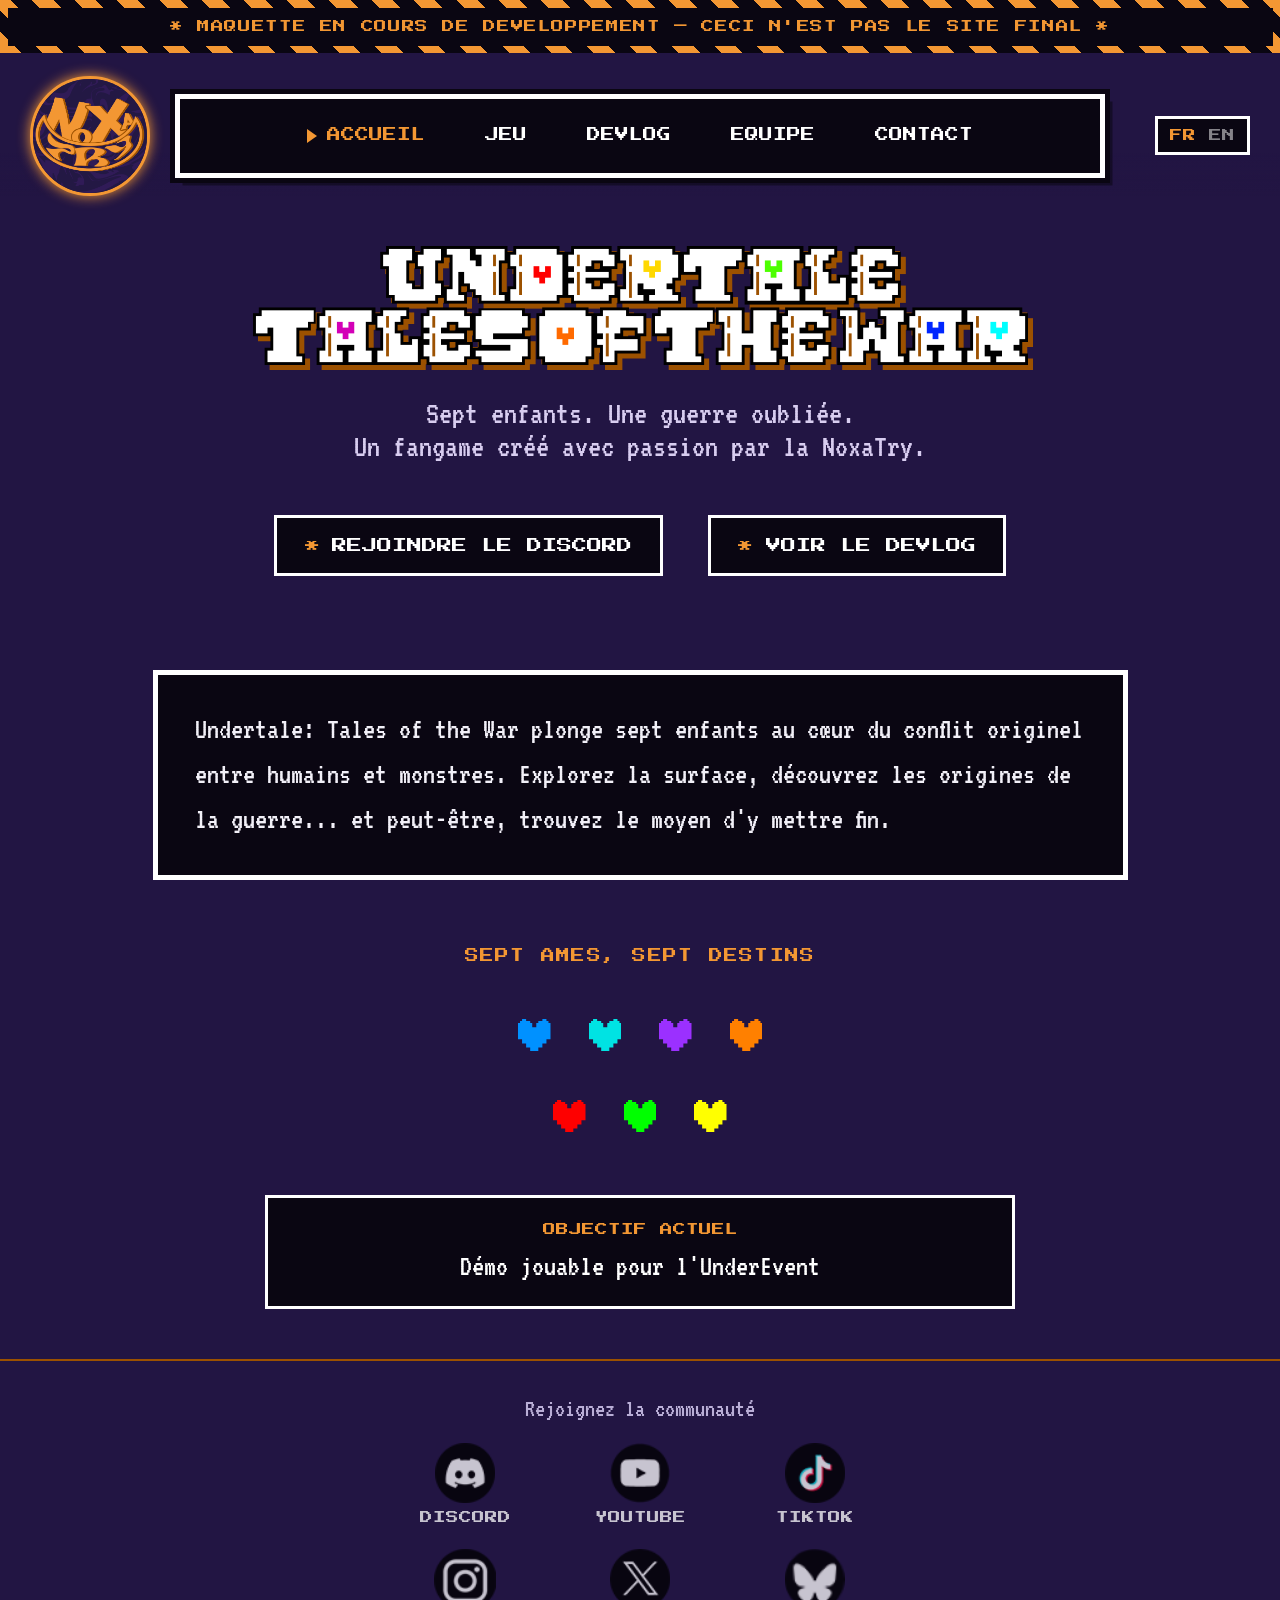
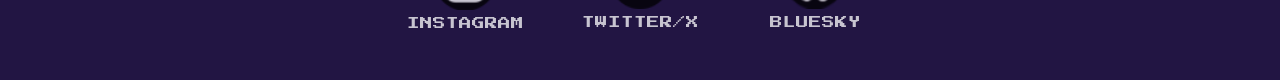
<file: index.html>
<!DOCTYPE html>
<html lang="fr">
<head>
<meta charset="UTF-8">
<meta name="viewport" content="width=device-width, initial-scale=1">
<title>NoxaTry — Undertale: Tales of the War</title>
<link rel="preconnect" href="https://fonts.googleapis.com">
<link href="https://fonts.googleapis.com/css2?family=Press+Start+2P&family=VT323&display=swap" rel="stylesheet">
<link rel="stylesheet" href="assets/css/style.css">
<link rel="icon" type="image/png" href="assets\images\NoxaTry_logo.png">

</head>
<body>

  <!-- ===== BANDEROLE "EN CONSTRUCTION" ===== -->
  <div class="wip-banner">
    <div class="wip-banner-inner">
      <span class="i18n-fr">* MAQUETTE EN COURS DE DEVELOPPEMENT — CECI N'EST PAS LE SITE FINAL *</span>
      <span class="i18n-en">* WORK IN PROGRESS MOCKUP — THIS IS NOT THE FINAL SITE *</span>
    </div>
  </div>

  <!-- ===== HEADER : LOGO + NAV + LANGUE ===== -->
  <div class="page-header">
    <div class="header-bar">
      <img class="site-logo" src="assets/images/NoxaTry_logo.png" alt="NoxaTry">
      <nav class="nav-wrap">
        <div class="nav-box">
        <button class="mobile-toggle" id="menuToggle" aria-expanded="false" aria-controls="navItems">
          <span id="menuArrow">▼</span> <span class="i18n-fr">MENU</span><span class="i18n-en">MENU</span>
        </button>
        <div class="nav-items" id="navItems">
          <a class="nav-item active" href="index.html"><span class="cursor"></span><span class="i18n-fr">ACCUEIL</span><span class="i18n-en">HOME</span></a>
          <a class="nav-item" href="jeu.html"><span class="cursor"></span><span class="i18n-fr">JEU</span><span class="i18n-en">GAME</span></a>
          <a class="nav-item" href="devlog.html"><span class="cursor"></span><span class="i18n-fr">DEVLOG</span><span class="i18n-en">DEVLOG</span></a>
          <a class="nav-item" href="equipe.html"><span class="cursor"></span><span class="i18n-fr">EQUIPE</span><span class="i18n-en">TEAM</span></a>
          <a class="nav-item" href="contact.html"><span class="cursor"></span><span class="i18n-fr">CONTACT</span><span class="i18n-en">CONTACT</span></a>
        </div>
      </div>
      </nav>
      <div class="lang-box">
        <span class="lang-opt active" data-lang="fr">FR</span>
        <span class="lang-opt" data-lang="en">EN</span>
      </div>
    </div>
  </div>

  <!-- ===== HERO : LOGO DU JEU + ACCROCHE + BOUTONS ===== -->
  <section class="hero">
    <img class="title-logo fadein-titre" src="assets/images/TOTWicon.png" alt="Undertale: Tales of the War">
    <p class="lead tagline i18n-fr">Sept enfants. Une guerre oubliée.
    <br>Un fangame créé avec passion par la NoxaTry.</p>
    <p class="lead tagline i18n-en">
      Seven children. A forgotten war.
      <br>A fangame crafted with passion by NoxaTry.</p>
    <div class="chip-row cta-row">
      <a class="cta animationobmredeplacement" href="https://discord.gg/Md4gQpdwG6" target="_blank" rel="noopener noreferrer"><span class="i18n-fr">REJOINDRE LE DISCORD</span><span class="i18n-en">JOIN THE DISCORD</span></a>
      <a class="cta animationobmredeplacement" href="devlog.html"><span class="i18n-fr">VOIR LE DEVLOG</span><span class="i18n-en">SEE THE DEVLOG</span></a>
    </div>
  </section>

  <!-- ===== BOITE DE DIALOGUE : pitch du jeu ===== -->
  <div class="story-wrap">
    <div class="text-box story-box">
      <span class="i18n-fr">Undertale: Tales of the War plonge sept enfants au cœur du conflit originel entre humains et monstres. Explorez la surface, découvrez les origines de la guerre... et peut-être, trouvez le moyen d'y mettre fin.</span>
      <span class="i18n-en">Undertale: Tales of the War throws seven children into the original conflict between humans and monsters. Explore the surface, uncover the origins of the war... and maybe, find a way to end it.</span>
    </div>
  </div>

  <!-- ===== TEASER DES 7 AMES (personnages) ===== -->
    <div class="souls-wrap">
      <div class="souls-label"><span class="i18n-fr">SEPT AMES, SEPT DESTINS</span><span class="i18n-en">SEVEN SOULS, SEVEN FATES</span></div>
      <div class="chip-row souls-row">
        <a class="soul-link" href="personnages/nobody-yet.html"><span class="soul-name">???</span><div class="soul ">
            <svg xmlns="http://www.w3.org/2000/svg" viewBox="0 0 16 16">
	          <path fill="#0091ff" d="M2 0h2v1h2v1h1v2h2v-2h1v-1h2v-1h2v1h1v1h1v8h-2v2h-2v2h-2v2h-4v-2h-2v-2h-2v-2h-2v-8h1v-1h1v-1z"/>
            </svg></div></a>
        <a class="soul-link" href="personnages/nobody-yet.html"><span class="soul-name">???</span><div class="soul ">  <svg xmlns="http://www.w3.org/2000/svg" viewBox="0 0 16 16">
          <path fill="#00e3e3" d="M2 0h2v1h2v1h1v2h2v-2h1v-1h2v-1h2v1h1v1h1v8h-2v2h-2v2h-2v2h-4v-2h-2v-2h-2v-2h-2v-8h1v-1h1v-1z"/>
          </svg></div></a>
        <a class="soul-link" href="personnages/nobody-yet.html"><span class="soul-name">???</span><div class="soul ">  <svg xmlns="http://www.w3.org/2000/svg" viewBox="0 0 16 16">
          <path fill="#9b30ff" d="M2 0h2v1h2v1h1v2h2v-2h1v-1h2v-1h2v1h1v1h1v8h-2v2h-2v2h-2v2h-4v-2h-2v-2h-2v-2h-2v-8h1v-1h1v-1z"/>
          </svg></div></a>
        <a class="soul-link" href="personnages/nobody-yet.html"><span class="soul-name">???</span><div class="soul ">  <svg xmlns="http://www.w3.org/2000/svg" viewBox="0 0 16 16">
          <path fill="#ff8000" d="M2 0h2v1h2v1h1v2h2v-2h1v-1h2v-1h2v1h1v1h1v8h-2v2h-2v2h-2v2h-4v-2h-2v-2h-2v-2h-2v-8h1v-1h1v-1z"/>
          </svg></div></a>
      </div>
    </div><div class="souls-wrap">
      <div class="chip-row souls-row">
        <a class="soul-link" href="personnages/nobody-yet.html"><span class="soul-name">???</span><div class="soul ">  <svg xmlns="http://www.w3.org/2000/svg" viewBox="0 0 16 16">
          <path fill="#fe0000" d="M2 0h2v1h2v1h1v2h2v-2h1v-1h2v-1h2v1h1v1h1v8h-2v2h-2v2h-2v2h-4v-2h-2v-2h-2v-2h-2v-8h1v-1h1v-1z"/>
          </svg></div></a>
        <a class="soul-link" href="personnages/nobody-yet.html"><span class="soul-name">???</span><div class="soul ">  <svg xmlns="http://www.w3.org/2000/svg" viewBox="0 0 16 16">
          <path fill="#00ff00" d="M2 0h2v1h2v1h1v2h2v-2h1v-1h2v-1h2v1h1v1h1v8h-2v2h-2v2h-2v2h-4v-2h-2v-2h-2v-2h-2v-8h1v-1h1v-1z"/>
          </svg></div></a>
        <a class="soul-link" href="personnages/nobody-yet.html"><span class="soul-name">???</span><div class="soul ">  <svg xmlns="http://www.w3.org/2000/svg" viewBox="0 0 16 16">
          <path fill="#ffff00" d="M2 0h2v1h2v1h1v2h2v-2h1v-1h2v-1h2v1h1v1h1v8h-2v2h-2v2h-2v2h-4v-2h-2v-2h-2v-2h-2v-8h1v-1h1v-1z"/>
          </svg></div></a>
      </div>
    </div>

 <!-- oartie ou on peut voir les AMES
  cette section comentaire sera enlevé des commentaire plus tard

  <div class="souls-wrap">
    <div class="souls-label"><span class="i18n-fr">SEPT AMES, SEPT DESTINS</span><span class="i18n-en">SEVEN SOULS, SEVEN FATES</span></div>
    <div class="souls-row">
      <a class="soul-link" href="personnages/gwenn.html"><span class="soul-name">???</span><div class="soul patience"></div></a>
      <a class="soul-link" href="personnages/claire.html"><span class="soul-name">???</span><div class="soul integrity"></div></a>
      <a class="soul-link" href="personnages/jasper.html"><span class="soul-name">???</span><div class="soul perseverance"></div></a>
      <a class="soul-link" href="personnages/boris.html"><span class="soul-name">???</span><div class="soul bravery"></div></a>
      <a class="soul-link" href="personnages/alienor.html"><span class="soul-name">???</span><div class="soul determination"></div></a>
      <a class="soul-link" href="personnages/elsira.html"><span class="soul-name">???</span><div class="soul kindness"></div></a>
      <a class="soul-link" href="personnages/halois.html"><span class="soul-name">???</span><div class="soul justice"></div></a>
    </div>
  </div>
-->

  <!-- ===== OBJECTIF ACTUEL ===== -->
  <div class="stat-wrap">
    <div class="stat-box">
      <div class="label"><span class="i18n-fr">OBJECTIF ACTUEL</span><span class="i18n-en">CURRENT GOAL</span></div>
      <div class="value"><span class="i18n-fr">Démo jouable pour l'UnderEvent</span><span class="i18n-en">Playable demo for the UnderEvent</span></div>
    </div>
  </div>

  <!-- ===== FOOTER : RESEAUX SOCIAUX ===== -->
  <!-- Bug connu : les icônes ci-dessous utilisent des chemins Windows
       (antislash) au lieu de "/", elles ne s'affichent donc pas sur
       GitHub Pages. Pas touché ici (hors scope de ce nettoyage CSS),
       voir le récap projet pour le détail. -->
       <footer>
         <span class="i18n-fr">Rejoignez la communauté</span><span class="i18n-en">Join the community</span>
         <div class="socialblock">
           <a href="https://discord.gg/Md4gQpdwG6" target="_blank" rel="noopener noreferrer">
             <img class="socialfooter" src="assets/images/discord-icon.png">
             <p>DISCORD</p>
           </a>
           <a href="https://www.youtube.com/@NoxaTry" target="_blank" rel="noopener noreferrer">
             <img class="socialfooter" src="assets/images/youtube-icon.png">
             <p>YOUTUBE</p>
           </a>
           <a href="https://www.tiktok.com/@noxatrytalesofthewar" target="_blank" rel="noopener noreferrer">
             <img class="socialfooter" src="assets/images/tiktok-icon.png">
             <p>TIKTOK</p>
           </a>
           <a href="https://www.instagram.com/noxatry/" target="_blank" rel="noopener noreferrer">
             <img class="socialfooter" src="assets/images/instagram-icon.png">
             <p>INSTAGRAM</p>
           </a>
           <a href="https://x.com/NoxaTryTOTW" target="_blank" rel="noopener noreferrer">
             <img class="socialfooter" src="assets/images/twitter-icon.png">
             <p>TWITTER/X</p>
           </a>
           <a href="https://bsky.app/profile/noxatrytotw.bsky.social" target="_blank" rel="noopener noreferrer">
             <img class="socialfooter" src="assets/images/bluesky-icon.png">
             <p>BLUESKY</p>
           </a>
         </div>
       </footer>
  <!-- ===== SCRIPT : MENU MOBILE ===== -->
  <script src="assets/js/i18n.js"></script>
  <script>
    var toggle = document.getElementById('menuToggle');
    var items = document.getElementById('navItems');
    var arrow = document.getElementById('menuArrow');
    toggle.addEventListener('click', function(){
      var isOpen = items.classList.toggle('open');
      toggle.setAttribute('aria-expanded', isOpen);
      arrow.textContent = isOpen ? '▲' : '▼';
    });
  </script>

</body>
</html>
</file>
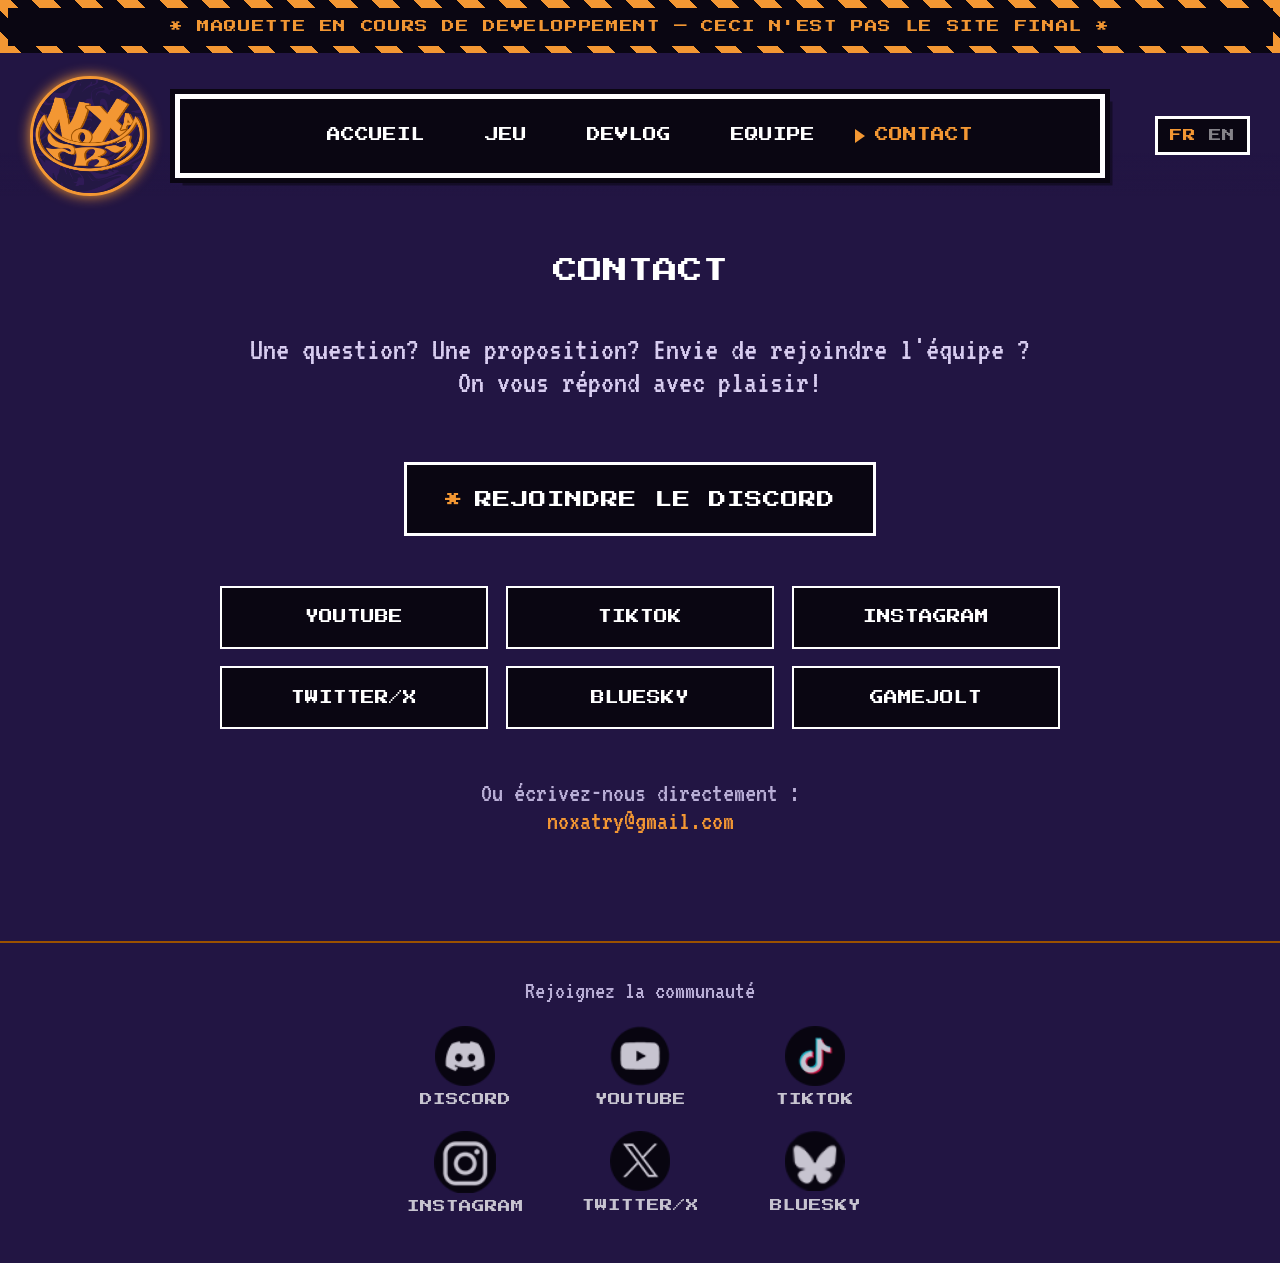
<file: contact.html>
<!DOCTYPE html>
<html lang="fr">
<head>
<meta charset="UTF-8">
<meta name="viewport" content="width=device-width, initial-scale=1">
<title>Contact — NoxaTry</title>
<link rel="preconnect" href="https://fonts.googleapis.com">
<link href="https://fonts.googleapis.com/css2?family=Press+Start+2P&family=VT323&display=swap" rel="stylesheet">
<link rel="stylesheet" href="assets/css/style.css">
<link rel="icon" type="image/png" href="assets\images\NoxaTry_logo.png">

</head>
<body>

  <!-- ===== BANDEROLE "EN CONSTRUCTION" ===== -->
  <div class="wip-banner">
    <div class="wip-banner-inner">
      <span class="i18n-fr">* MAQUETTE EN COURS DE DEVELOPPEMENT — CECI N'EST PAS LE SITE FINAL *</span>
      <span class="i18n-en">* WORK IN PROGRESS MOCKUP — THIS IS NOT THE FINAL SITE *</span>
    </div>
  </div>

  <!-- ===== HEADER : LOGO + NAV + LANGUE ===== -->
  <div class="page-header">
    <div class="header-bar">
      <img class="site-logo" src="assets/images/NoxaTry_logo.png" alt="NoxaTry">
      <nav class="nav-wrap">
        <div class="nav-box">
        <button class="mobile-toggle" id="menuToggle" aria-expanded="false" aria-controls="navItems">
          <span id="menuArrow">▼</span> <span class="i18n-fr">MENU</span><span class="i18n-en">MENU</span>
        </button>
        <div class="nav-items" id="navItems">
          <a class="nav-item" href="index.html"><span class="cursor"></span><span class="i18n-fr">ACCUEIL</span><span class="i18n-en">HOME</span></a>
          <a class="nav-item" href="jeu.html"><span class="cursor"></span><span class="i18n-fr">JEU</span><span class="i18n-en">GAME</span></a>
          <a class="nav-item" href="devlog.html"><span class="cursor"></span><span class="i18n-fr">DEVLOG</span><span class="i18n-en">DEVLOG</span></a>
          <a class="nav-item" href="equipe.html"><span class="cursor"></span><span class="i18n-fr">EQUIPE</span><span class="i18n-en">TEAM</span></a>
          <a class="nav-item active" href="contact.html"><span class="cursor"></span><span class="i18n-fr">CONTACT</span><span class="i18n-en">CONTACT</span></a>
        </div>
      </div>
      </nav>
      <div class="lang-box">
        <span class="lang-opt active" data-lang="fr">FR</span>
        <span class="lang-opt" data-lang="en">EN</span>
      </div>
    </div>
  </div>

  <!-- ===== INTRO + BOUTON DISCORD ===== -->
  <div class="contact-hero">
    <div class="page-heading">CONTACT</div>
    <p class="lead contact-lead i18n-fr">Une question? Une proposition? Envie de rejoindre l'équipe ?
    <br>On vous répond avec plaisir!</p>
    <p class="lead contact-lead i18n-en">A question? A proposal? Want to join the team?
      <br>We'd love to hear from you!</p>

    <a class="cta lg contact-discord animationobmredeplacement" href="https://discord.gg/Md4gQpdwG6" target="_blank" rel="noopener noreferrer"><span class="i18n-fr">REJOINDRE LE DISCORD</span><span class="i18n-en">JOIN THE DISCORD</span></a>

    <!-- ===== RESEAUX SOCIAUX (grille) ===== -->
    <div class="contact-grid ">
      <a class="contact-item " href="https://www.youtube.com/@NoxaTry" target="_blank" rel="noopener noreferrer">YOUTUBE</a>
      <a class="contact-item " href="https://www.tiktok.com/@noxatrytalesofthewar" target="_blank" rel="noopener noreferrer">TIKTOK</a>
      <a class="contact-item " href="https://www.instagram.com/noxatry/" target="_blank" rel="noopener noreferrer">INSTAGRAM</a>
      <a class="contact-item " href="https://x.com/NoxaTryTOTW" target="_blank" rel="noopener noreferrer">TWITTER/X</a>
      <a class="contact-item " href="https://bsky.app/profile/noxatrytotw.bsky.social" target="_blank" rel="noopener noreferrer">BLUESKY</a>
      <a class="contact-item " href="https://gamejolt.com/@NoxaTry" target="_blank" rel="noopener noreferrer">GAMEJOLT</a>
    </div>

    <p class="contact-email i18n-fr">Ou écrivez-nous directement :<br><a href="mailto:noxatry@gmail.com">noxatry@gmail.com</a></p>
    <p class="contact-email i18n-en">Or email us directly:<br><a href="mailto:noxatry@gmail.com">noxatry@gmail.com</a></p>
  </div>

  <!-- ===== FOOTER : RESEAUX SOCIAUX ===== -->
  <!-- Bug connu : les icônes ci-dessous utilisent des chemins Windows
       (antislash) au lieu de "/", elles ne s'affichent donc pas sur
       GitHub Pages. Pas touché ici (hors scope de ce nettoyage CSS),
       voir le récap projet pour le détail. -->
       <footer>
         <span class="i18n-fr">Rejoignez la communauté</span><span class="i18n-en">Join the community</span>
         <div class="socialblock">
           <a href="https://discord.gg/Md4gQpdwG6" target="_blank" rel="noopener noreferrer">
             <img class="socialfooter" src="assets/images/discord-icon.png">
             <p>DISCORD</p>
           </a>
           <a href="https://www.youtube.com/@NoxaTry" target="_blank" rel="noopener noreferrer">
             <img class="socialfooter" src="assets/images/youtube-icon.png">
             <p>YOUTUBE</p>
           </a>
           <a href="https://www.tiktok.com/@noxatrytalesofthewar" target="_blank" rel="noopener noreferrer">
             <img class="socialfooter" src="assets/images/tiktok-icon.png">
             <p>TIKTOK</p>
           </a>
           <a href="https://www.instagram.com/noxatry/" target="_blank" rel="noopener noreferrer">
             <img class="socialfooter" src="assets/images/instagram-icon.png">
             <p>INSTAGRAM</p>
           </a>
           <a href="https://x.com/NoxaTryTOTW" target="_blank" rel="noopener noreferrer">
             <img class="socialfooter" src="assets/images/twitter-icon.png">
             <p>TWITTER/X</p>
           </a>
           <a href="https://bsky.app/profile/noxatrytotw.bsky.social" target="_blank" rel="noopener noreferrer">
             <img class="socialfooter" src="assets/images/bluesky-icon.png">
             <p>BLUESKY</p>
           </a>
         </div>
       </footer>

  <!-- ===== SCRIPT : MENU MOBILE ===== -->
  <script src="assets/js/i18n.js"></script>
  <script>
    var toggle = document.getElementById('menuToggle');
    var items = document.getElementById('navItems');
    var arrow = document.getElementById('menuArrow');
    toggle.addEventListener('click', function(){
      var isOpen = items.classList.toggle('open');
      toggle.setAttribute('aria-expanded', isOpen);
      arrow.textContent = isOpen ? '▲' : '▼';
    });
  </script>

</body>
</html>
</file>
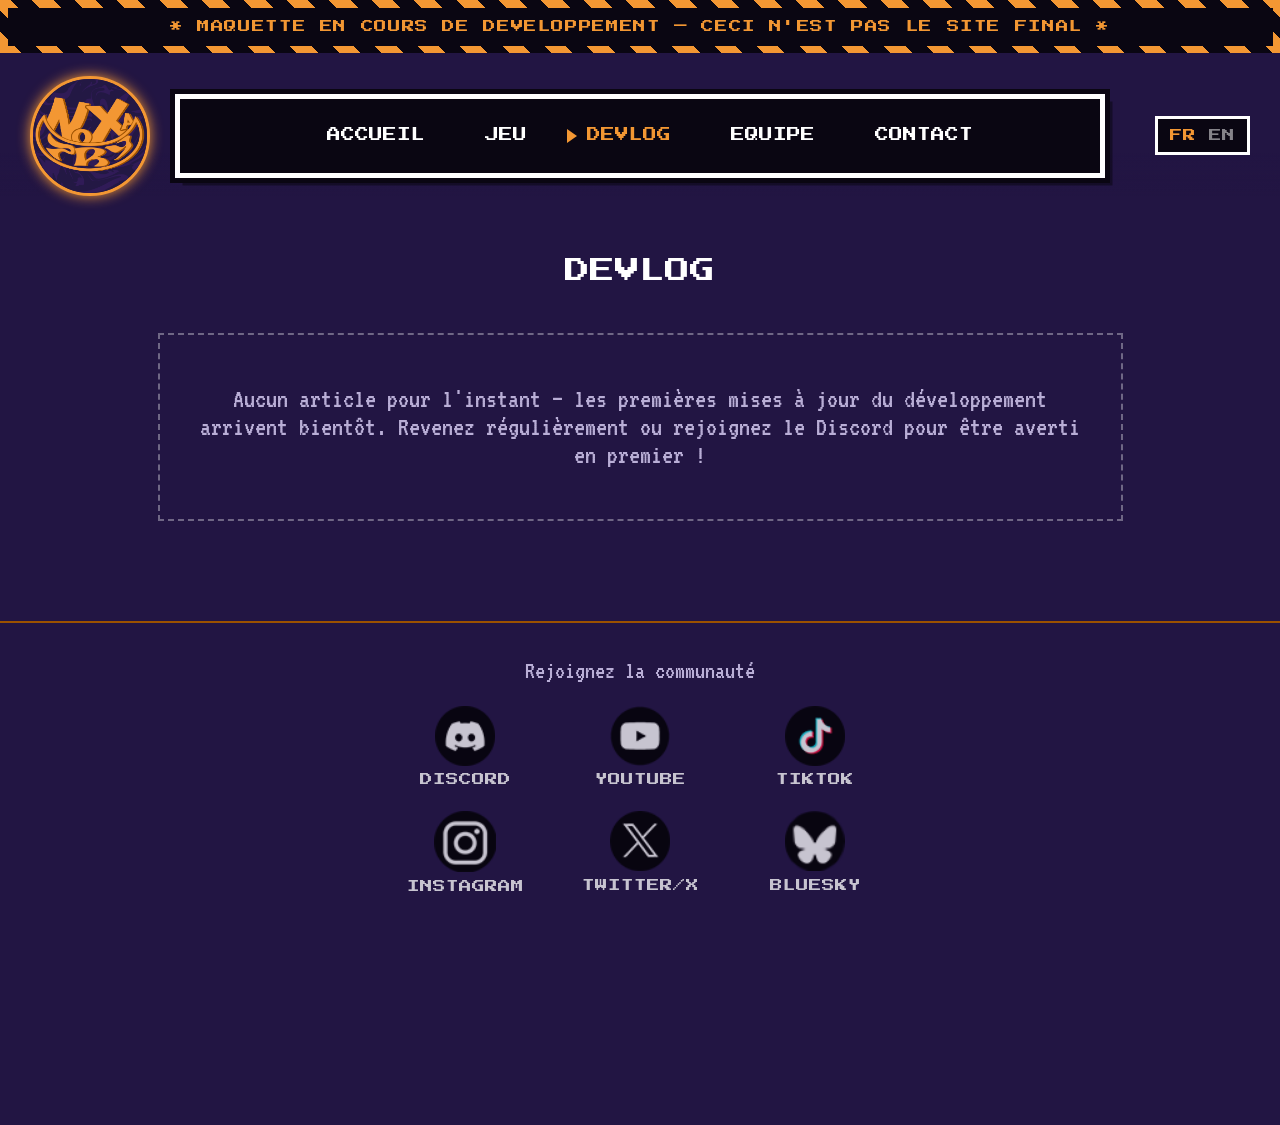
<file: devlog.html>
<!DOCTYPE html>
<html lang="fr">
<head>
<meta charset="UTF-8">
<meta name="viewport" content="width=device-width, initial-scale=1">
<title>Devlog — NoxaTry</title>
<link rel="preconnect" href="https://fonts.googleapis.com">
<link href="https://fonts.googleapis.com/css2?family=Press+Start+2P&family=VT323&display=swap" rel="stylesheet">
<link rel="stylesheet" href="assets/css/style.css">
<link rel="icon" type="image/png" href="assets\images\NoxaTry_logo.png">
</head>
<body>

  <!-- ===== BANDEROLE "EN CONSTRUCTION" ===== -->
  <div class="wip-banner">
    <div class="wip-banner-inner">
      <span class="i18n-fr">* MAQUETTE EN COURS DE DEVELOPPEMENT — CECI N'EST PAS LE SITE FINAL *</span>
      <span class="i18n-en">* WORK IN PROGRESS MOCKUP — THIS IS NOT THE FINAL SITE *</span>
    </div>
  </div>

  <!-- ===== HEADER : LOGO + NAV + LANGUE ===== -->
  <div class="page-header">
    <div class="header-bar">
      <img class="site-logo" src="assets/images/NoxaTry_logo.png" alt="NoxaTry">
      <nav class="nav-wrap">
        <div class="nav-box">
        <button class="mobile-toggle" id="menuToggle" aria-expanded="false" aria-controls="navItems">
          <span id="menuArrow">▼</span> <span class="i18n-fr">MENU</span><span class="i18n-en">MENU</span>
        </button>
        <div class="nav-items" id="navItems">
          <a class="nav-item" href="index.html"><span class="cursor"></span><span class="i18n-fr">ACCUEIL</span><span class="i18n-en">HOME</span></a>
          <a class="nav-item" href="jeu.html"><span class="cursor"></span><span class="i18n-fr">JEU</span><span class="i18n-en">GAME</span></a>
          <a class="nav-item active" href="devlog.html"><span class="cursor"></span><span class="i18n-fr">DEVLOG</span><span class="i18n-en">DEVLOG</span></a>
          <a class="nav-item" href="equipe.html"><span class="cursor"></span><span class="i18n-fr">EQUIPE</span><span class="i18n-en">TEAM</span></a>
          <a class="nav-item" href="contact.html"><span class="cursor"></span><span class="i18n-fr">CONTACT</span><span class="i18n-en">CONTACT</span></a>
        </div>
      </div>
      </nav>
      <div class="lang-box">
        <span class="lang-opt active" data-lang="fr">FR</span>
        <span class="lang-opt" data-lang="en">EN</span>
      </div>
    </div>
  </div>

  <div class="devlog-hero">
    <div class="page-heading">DEVLOG</div>

    <!--
      MODELE D'ARTICLE — copier ce bloc pour ajouter une nouvelle entree,
      puis modifier la date, le titre et le texte.

      <div class="text-box devlog-entry">
        <div class="devlog-date">JJ MOIS AAAA</div>
        <div class="devlog-title">TITRE DE L'ARTICLE</div>
        <p>Texte de l'article ici.</p>
      </div>
    -->

    <!-- ===== LISTE DES ARTICLES (vide pour l'instant) ===== -->
    <div class="devlog-empty i18n-fr">
      Aucun article pour l'instant — les premières mises à jour du développement arrivent bientôt. Revenez régulièrement ou rejoignez le Discord pour être averti en premier !
    </div>
    <div class="devlog-empty i18n-en">
      No posts yet — the first development updates are coming soon. Check back regularly or join the Discord to be the first to know!
    </div>
  </div>

  <!-- ===== FOOTER : RESEAUX SOCIAUX ===== -->
  <!-- Bug connu : les icônes ci-dessous utilisent des chemins Windows
       (antislash) au lieu de "/", elles ne s'affichent donc pas sur
       GitHub Pages. Pas touché ici (hors scope de ce nettoyage CSS),
       voir le récap projet pour le détail. -->
       <footer>
         <span class="i18n-fr">Rejoignez la communauté</span><span class="i18n-en">Join the community</span>
         <div class="socialblock">
           <a href="https://discord.gg/Md4gQpdwG6" target="_blank" rel="noopener noreferrer">
             <img class="socialfooter" src="assets/images/discord-icon.png">
             <p>DISCORD</p>
           </a>
           <a href="https://www.youtube.com/@NoxaTry" target="_blank" rel="noopener noreferrer">
             <img class="socialfooter" src="assets/images/youtube-icon.png">
             <p>YOUTUBE</p>
           </a>
           <a href="https://www.tiktok.com/@noxatrytalesofthewar" target="_blank" rel="noopener noreferrer">
             <img class="socialfooter" src="assets/images/tiktok-icon.png">
             <p>TIKTOK</p>
           </a>
           <a href="https://www.instagram.com/noxatry/" target="_blank" rel="noopener noreferrer">
             <img class="socialfooter" src="assets/images/instagram-icon.png">
             <p>INSTAGRAM</p>
           </a>
           <a href="https://x.com/NoxaTryTOTW" target="_blank" rel="noopener noreferrer">
             <img class="socialfooter" src="assets/images/twitter-icon.png">
             <p>TWITTER/X</p>
           </a>
           <a href="https://bsky.app/profile/noxatrytotw.bsky.social" target="_blank" rel="noopener noreferrer">
             <img class="socialfooter" src="assets/images/bluesky-icon.png">
             <p>BLUESKY</p>
           </a>
         </div>
       </footer>

  <!-- ===== SCRIPT : MENU MOBILE ===== -->
  <script src="assets/js/i18n.js"></script>
  <script>
    var toggle = document.getElementById('menuToggle');
    var items = document.getElementById('navItems');
    var arrow = document.getElementById('menuArrow');
    toggle.addEventListener('click', function(){
      var isOpen = items.classList.toggle('open');
      toggle.setAttribute('aria-expanded', isOpen);
      arrow.textContent = isOpen ? '▲' : '▼';
    });
  </script>

</body>
</html>
</file>
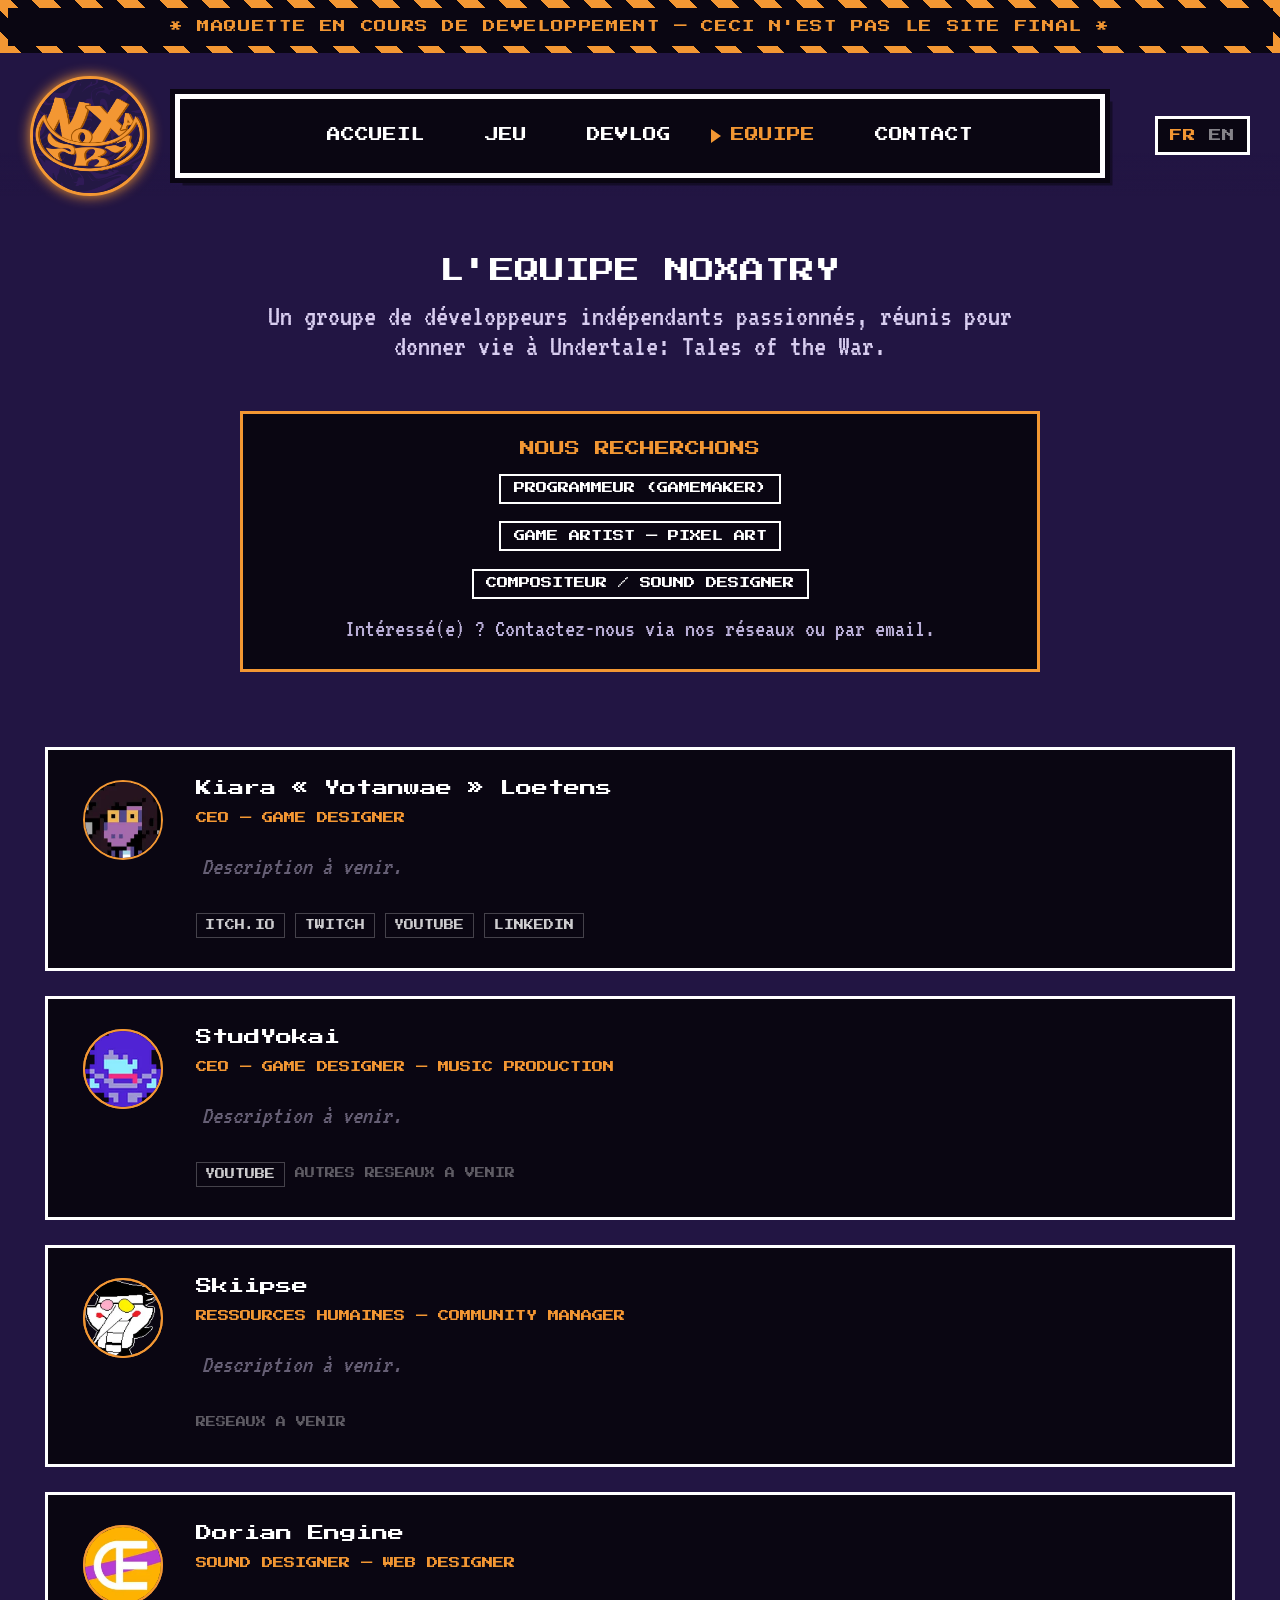
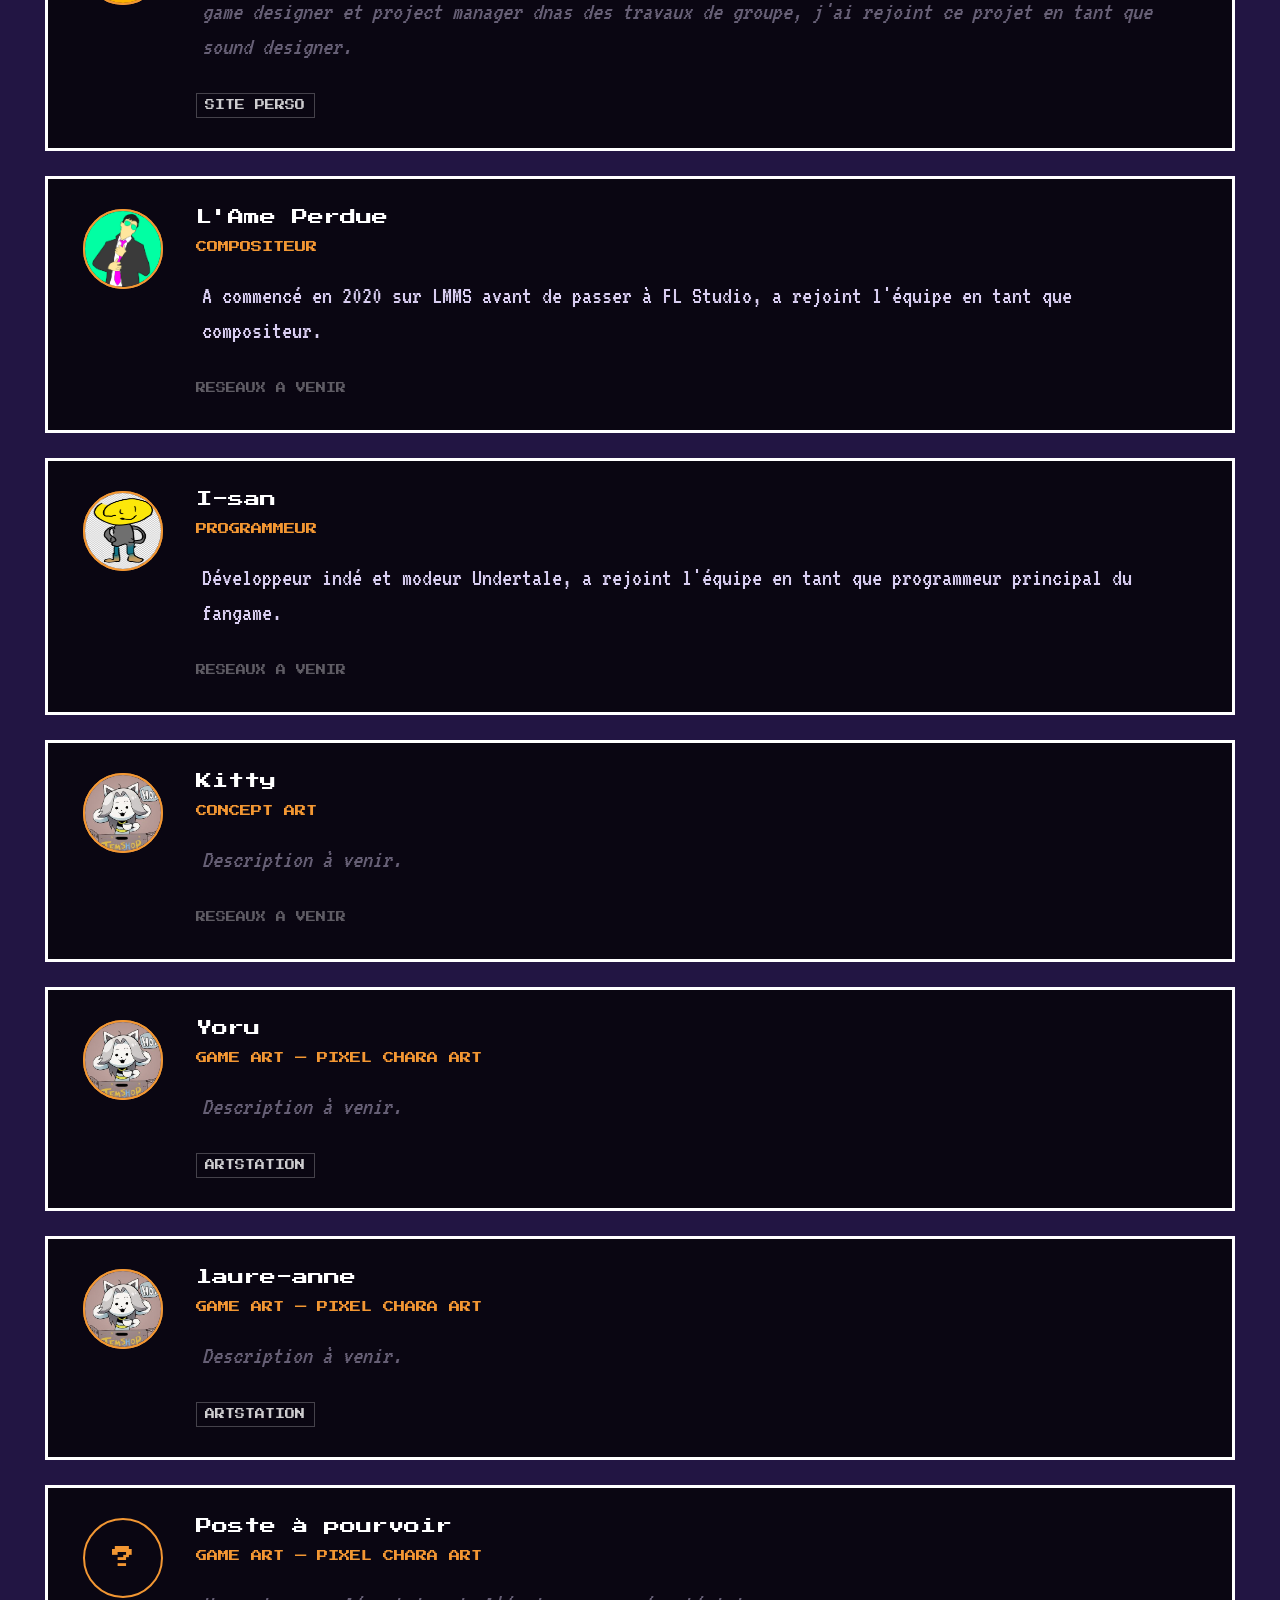
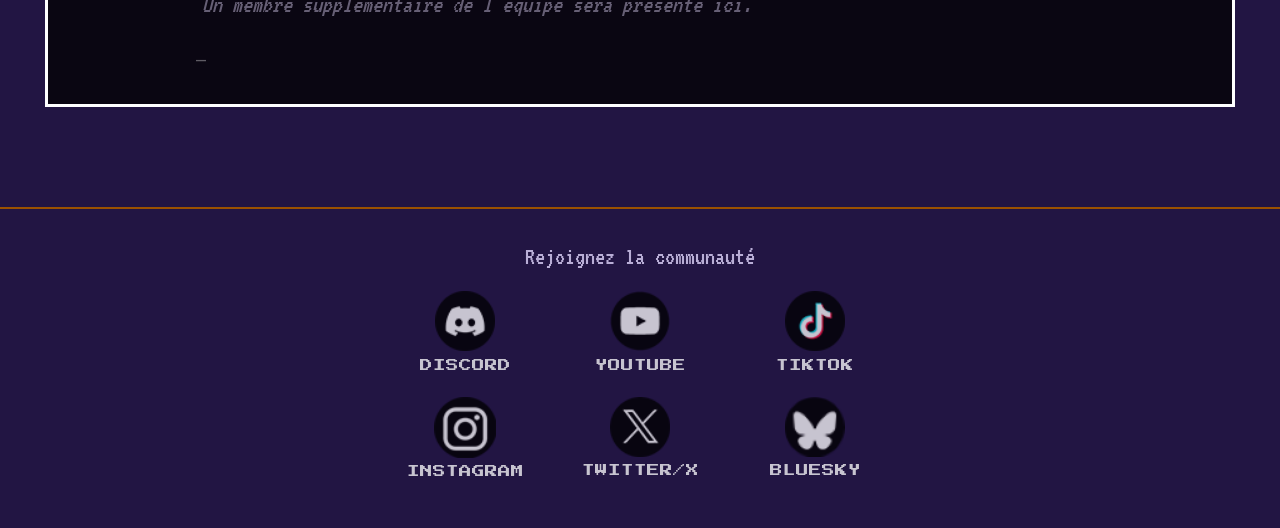
<file: equipe.html>
<!DOCTYPE html>
<html lang="fr">
<head>
<meta charset="UTF-8">
<meta name="viewport" content="width=device-width, initial-scale=1">
<title>Équipe — NoxaTry</title>
<link rel="preconnect" href="https://fonts.googleapis.com">
<link href="https://fonts.googleapis.com/css2?family=Press+Start+2P&family=VT323&display=swap" rel="stylesheet">
<link rel="stylesheet" href="assets/css/style.css">
<link rel="icon" type="image/png" href="assets\images\NoxaTry_logo.png">
</head>
<body>

  <!-- ===== BANDEROLE "EN CONSTRUCTION" ===== -->
  <div class="wip-banner">
    <div class="wip-banner-inner">
      <span class="i18n-fr">* MAQUETTE EN COURS DE DEVELOPPEMENT — CECI N'EST PAS LE SITE FINAL *</span>
      <span class="i18n-en">* WORK IN PROGRESS MOCKUP — THIS IS NOT THE FINAL SITE *</span>
    </div>
  </div>

  <!-- ===== HEADER : LOGO + NAV + LANGUE ===== -->
  <div class="page-header">
    <div class="header-bar">
      <img class="site-logo" src="assets/images/NoxaTry_logo.png" alt="NoxaTry">
      <nav class="nav-wrap">
        <div class="nav-box">
        <button class="mobile-toggle" id="menuToggle" aria-expanded="false" aria-controls="navItems">
          <span id="menuArrow">▼</span> <span class="i18n-fr">MENU</span><span class="i18n-en">MENU</span>
        </button>
        <div class="nav-items" id="navItems">
          <a class="nav-item" href="index.html"><span class="cursor"></span><span class="i18n-fr">ACCUEIL</span><span class="i18n-en">HOME</span></a>
          <a class="nav-item" href="jeu.html"><span class="cursor"></span><span class="i18n-fr">JEU</span><span class="i18n-en">GAME</span></a>
          <a class="nav-item" href="devlog.html"><span class="cursor"></span><span class="i18n-fr">DEVLOG</span><span class="i18n-en">DEVLOG</span></a>
          <a class="nav-item active" href="equipe.html"><span class="cursor"></span><span class="i18n-fr">EQUIPE</span><span class="i18n-en">TEAM</span></a>
          <a class="nav-item" href="contact.html"><span class="cursor"></span><span class="i18n-fr">CONTACT</span><span class="i18n-en">CONTACT</span></a>
        </div>
      </div>
      </nav>
      <div class="lang-box">
        <span class="lang-opt active" data-lang="fr">FR</span>
        <span class="lang-opt" data-lang="en">EN</span>
      </div>
    </div>
  </div>

  <div class="team-hero">
    <div class="page-heading tight"><span class="i18n-fr">L'EQUIPE NOXATRY</span><span class="i18n-en">THE NOXATRY TEAM</span></div>
    <p class="lead sm team-intro i18n-fr">Un groupe de développeurs indépendants passionnés, réunis pour donner vie à Undertale: Tales of the War.</p>
    <p class="lead sm team-intro i18n-en">A group of passionate independent developers, brought together to bring Undertale: Tales of the War to life.</p>

    <!-- ===== RECRUTEMENT ===== -->
    <div class="recruit-box">
      <div class="recruit-label i18n-fr">NOUS RECHERCHONS</div>
      <div class="recruit-label i18n-en">WE ARE LOOKING FOR</div>
      <div class="chip-row recruit-roles i18n-fr">
        <span class="embauche16" >PROGRAMMEUR (GAMEMAKER)</span>
      </div>
      <div class="chip-row recruit-roles i18n-en">
        <span class="embauche16" >PROGRAMMER (GAMEMAKER)</span>
      </div>
      <div class="chip-row recruit-roles i18n-fr">
        <span class="embauche48">GAME ARTIST — PIXEL ART</span>
      </div>
      <div class="chip-row recruit-roles i18n-en">
        <span class="embauche48">GAME ARTIST — PIXEL ART</span>
      </div>
      <div class="chip-row recruit-roles i18n-fr">
        <span class="embauche80">COMPOSITEUR / SOUND DESIGNER</span>
      </div>
      <div class="chip-row recruit-roles i18n-en">
        <span class="embauche80">COMPOSER / SOUND DESIGNER</span>
      </div>
      <div class="note i18n-fr">Intéressé(e) ? Contactez-nous via nos réseaux ou par email.</div>
      <div class="note i18n-en">Interested? Reach out via our socials or by email.</div>
    </div>

    <!-- ===== GRILLE DES MEMBRES DE L'EQUIPE ===== -->
    <div class="team-grid">

      <div class="team-card">
        <div><img class="team-avatar" src="assets/equipe/susie.webp"></div>
        <div class="team-info">
        <div class="team-name">Kiara « Yotanwae » Loetens</div>
        <div class="team-role"><span class="i18n-fr">CEO — GAME DESIGNER</span><span class="i18n-en">CEO — GAME DESIGNER</span></div>
        <p class="team-desc tbd i18n-fr">Description à venir.</p><p class="team-desc tbd i18n-en">Description coming soon.</p>
        <div class="chip-row team-socials">
          <a href="https://yotanwae.itch.io/" target="_blank" rel="noopener noreferrer">ITCH.IO</a>
          <a href="https://www.twitch.tv/yotanwae" target="_blank" rel="noopener noreferrer">TWITCH</a>
          <a href="https://www.youtube.com/@Kiara.Loetens" target="_blank" rel="noopener noreferrer">YOUTUBE</a>
          <a href="https://www.linkedin.com/in/kiara-formally-mathias-loetens-148792417/" target="_blank" rel="noopener noreferrer">LINKEDIN</a>
        </div>
        </div>
      </div>

      <div class="team-card">
        <div class="team-avatar"><img class="team-avatar" src="assets/equipe/kris.webp"></div>
        <div class="team-info">
        <div class="team-name">StudYokai</div>
        <div class="team-role"><span class="i18n-fr">CEO — GAME DESIGNER — MUSIC PRODUCTION</span><span class="i18n-en">CEO — GAME DESIGNER — MUSIC PRODUCTION</span></div>
        <p class="team-desc tbd i18n-fr">Description à venir.</p>
        <p class="team-desc tbd i18n-en">Description coming soon.</p>
        <div class="chip-row team-socials">
          <a href="https://www.youtube.com/@lestudioyokai" target="_blank" rel="noopener noreferrer">YOUTUBE</a>
          <span class="tbd i18n-fr">AUTRES RESEAUX A VENIR</span><span class="tbd i18n-en">MORE SOCIALS COMING SOON</span>
        </div>
        </div>
      </div>

      <div class="team-card">
        <div class="team-avatar"><img class="team-avatar" src="assets/equipe/spamton.webp"></div>
        <div class="team-info">
        <div class="team-name">Skiipse</div>
        <div class="team-role"><span class="i18n-fr">RESSOURCES HUMAINES — COMMUNITY MANAGER</span><span class="i18n-en">HUMAN RESOURCES — COMMUNITY MANAGER</span></div>
        <p class="team-desc tbd i18n-fr">Description à venir.</p>
        <p class="team-desc tbd i18n-en">Description coming soon.</p>
        <div class="chip-row team-socials">
          <span class="tbd i18n-fr">RESEAUX A VENIR</span><span class="tbd i18n-en">SOCIALS COMING SOON</span>
        </div>
        </div>
      </div>

      <div class="team-card">
        <div class="team-avatar"><img class="team-avatar" src="assets/equipe/dorianengine.webp"></div>
        <div class="team-info">
        <div class="team-name">Dorian Engine</div>
        <div class="team-role"><span class="i18n-fr">SOUND DESIGNER — WEB DESIGNER</span><span class="i18n-en">SOUND DESIGNER — WEB DESIGNER</span></div>
        <p class="team-desc tbd i18n-fr">game designer et project manager dnas des travaux de groupe, j'ai rejoint ce projet en tant que sound designer.</p>
        <p class="team-desc tbd i18n-en">game designer and producer in workshops, i joined this project as a sound designer.</p>
        <div class="chip-row team-socials">
          <a href="https://dorianwiamegd.wordpress.com/" target="_blank" rel="noopener noreferrer">SITE PERSO</a>
        </div>
        </div>
      </div>

      <div class="team-card">
        <div class="team-avatar"><img class="team-avatar" src="assets/equipe/ameperdue.png"></div>
        <div class="team-info">
        <div class="team-name">L'Ame Perdue</div>
        <div class="team-role"><span class="i18n-fr">COMPOSITEUR</span><span class="i18n-en">COMPOSER</span></div>
        <p class="team-desc i18n-fr">A commencé en 2020 sur LMMS avant de passer à FL Studio, a rejoint l'équipe en tant que compositeur.</p>
        <p class="team-desc i18n-en">Started out in 2020 on LMMS before switching to FL Studio, joined the team as a composer.</p>
        <div class="chip-row team-socials">
          <span class="tbd i18n-fr">RESEAUX A VENIR</span><span class="tbd i18n-en">SOCIALS COMING SOON</span>
        </div>
        </div>
      </div>

      <div class="team-card">
        <div class="team-avatar"><img class="team-avatar" src="assets/equipe/spr_Isan.png"></div>
        <div class="team-info">
        <div class="team-name">I-san</div>
        <div class="team-role"><span class="i18n-fr">PROGRAMMEUR</span><span class="i18n-en">PROGRAMMER</span></div>
        <p class="team-desc i18n-fr">Développeur indé et modeur Undertale, a rejoint l'équipe en tant que programmeur principal du fangame.</p>
        <p class="team-desc i18n-en">Indie dev and Undertale modder, joined the team as the fangame's main programmer.</p>
        <div class="chip-row team-socials">
          <span class="tbd i18n-fr">RESEAUX A VENIR</span><span class="tbd i18n-en">SOCIALS COMING SOON</span>
        </div>
        </div>
      </div>

      <div class="team-card">
        <div class="team-avatar"><img class="team-avatar" src="assets/equipe/temmie.jpg"></div>
        <div class="team-info">
        <div class="team-name">Kitty</div>
        <div class="team-role"><span class="i18n-fr">CONCEPT ART</span><span class="i18n-en">CONCEPT ART</span></div>
        <p class="team-desc tbd i18n-fr">Description à venir.</p>
        <p class="team-desc tbd i18n-en">Description coming soon.</p>
        <div class="chip-row team-socials">
          <span class="tbd i18n-fr">RESEAUX A VENIR</span><span class="tbd i18n-en">SOCIALS COMING SOON</span>
        </div>
        </div>
      </div>

      <div class="team-card">
        <div class="team-avatar"><img class="team-avatar" src="assets/equipe/temmie.jpg"></div>
        <div class="team-info">
        <div class="team-name">Yoru</div>
        <div class="team-role"><span class="i18n-fr">GAME ART — PIXEL CHARA ART</span><span class="i18n-en">GAME ART — PIXEL CHARA ART</span></div>
        <p class="team-desc tbd i18n-fr">Description à venir.</p>
        <p class="team-desc tbd i18n-en">Description coming soon.</p>
        <div class="chip-row team-socials">
          <a href="https://www.artstation.com/yorudrawing" target="_blank" rel="noopener noreferrer">ARTSTATION</a>
        </div>
        </div>
      </div>

      <div class="team-card">
        <div class="team-avatar"><img class="team-avatar" src="assets/equipe/temmie.jpg"></div>
        <div class="team-info">
        <div class="team-name">laure-anne</div>
        <div class="team-role"><span class="i18n-fr">GAME ART — PIXEL CHARA ART</span><span class="i18n-en">GAME ART — PIXEL CHARA ART</span></div>
        <p class="team-desc tbd i18n-fr">Description à venir.</p>
        <p class="team-desc tbd i18n-en">Description coming soon.</p>
        <div class="chip-row team-socials">
          <a href="https://www.artstation.com/yorudrawing" target="_blank" rel="noopener noreferrer">ARTSTATION</a>
        </div>
        </div>
      </div>


      <div class="team-card">
        <div class="team-avatar">?</div>
        <div class="team-info">
        <div class="team-name tbd i18n-fr">Poste à pourvoir</div><div class="team-name tbd i18n-en">Position open</div>
        <div class="team-role"><span class="i18n-fr">GAME ART — PIXEL CHARA ART</span><span class="i18n-en">GAME ART — PIXEL CHARA ART</span></div>
        <p class="team-desc tbd i18n-fr">Un membre supplémentaire de l'équipe sera présenté ici.</p>
        <p class="team-desc tbd i18n-en">An additional team member will be introduced here.</p>
        <div class="chip-row team-socials">
          <span class="tbd">—</span>
        </div>
        </div>
      </div>

    </div>
  </div>

  <!-- ===== FOOTER : RESEAUX SOCIAUX ===== -->
  <!-- Bug connu : les icônes ci-dessous utilisent des chemins Windows
       (antislash) au lieu de "/", elles ne s'affichent donc pas sur
       GitHub Pages. Pas touché ici (hors scope de ce nettoyage CSS),
       voir le récap projet pour le détail. -->
       <footer>
         <span class="i18n-fr">Rejoignez la communauté</span><span class="i18n-en">Join the community</span>
         <div class="socialblock">
           <a href="https://discord.gg/Md4gQpdwG6" target="_blank" rel="noopener noreferrer">
             <img class="socialfooter" src="assets/images/discord-icon.png">
             <p>DISCORD</p>
           </a>
           <a href="https://www.youtube.com/@NoxaTry" target="_blank" rel="noopener noreferrer">
             <img class="socialfooter" src="assets/images/youtube-icon.png">
             <p>YOUTUBE</p>
           </a>
           <a href="https://www.tiktok.com/@noxatrytalesofthewar" target="_blank" rel="noopener noreferrer">
             <img class="socialfooter" src="assets/images/tiktok-icon.png">
             <p>TIKTOK</p>
           </a>
           <a href="https://www.instagram.com/noxatry/" target="_blank" rel="noopener noreferrer">
             <img class="socialfooter" src="assets/images/instagram-icon.png">
             <p>INSTAGRAM</p>
           </a>
           <a href="https://x.com/NoxaTryTOTW" target="_blank" rel="noopener noreferrer">
             <img class="socialfooter" src="assets/images/twitter-icon.png">
             <p>TWITTER/X</p>
           </a>
           <a href="https://bsky.app/profile/noxatrytotw.bsky.social" target="_blank" rel="noopener noreferrer">
             <img class="socialfooter" src="assets/images/bluesky-icon.png">
             <p>BLUESKY</p>
           </a>
         </div>
       </footer>

  <!-- ===== SCRIPT : MENU MOBILE ===== -->
  <script src="assets/js/i18n.js"></script>
  <script>
    var toggle = document.getElementById('menuToggle');
    var items = document.getElementById('navItems');
    var arrow = document.getElementById('menuArrow');
    toggle.addEventListener('click', function(){
      var isOpen = items.classList.toggle('open');
      toggle.setAttribute('aria-expanded', isOpen);
      arrow.textContent = isOpen ? '▲' : '▼';
    });
  </script>

</body>
</html>
</file>
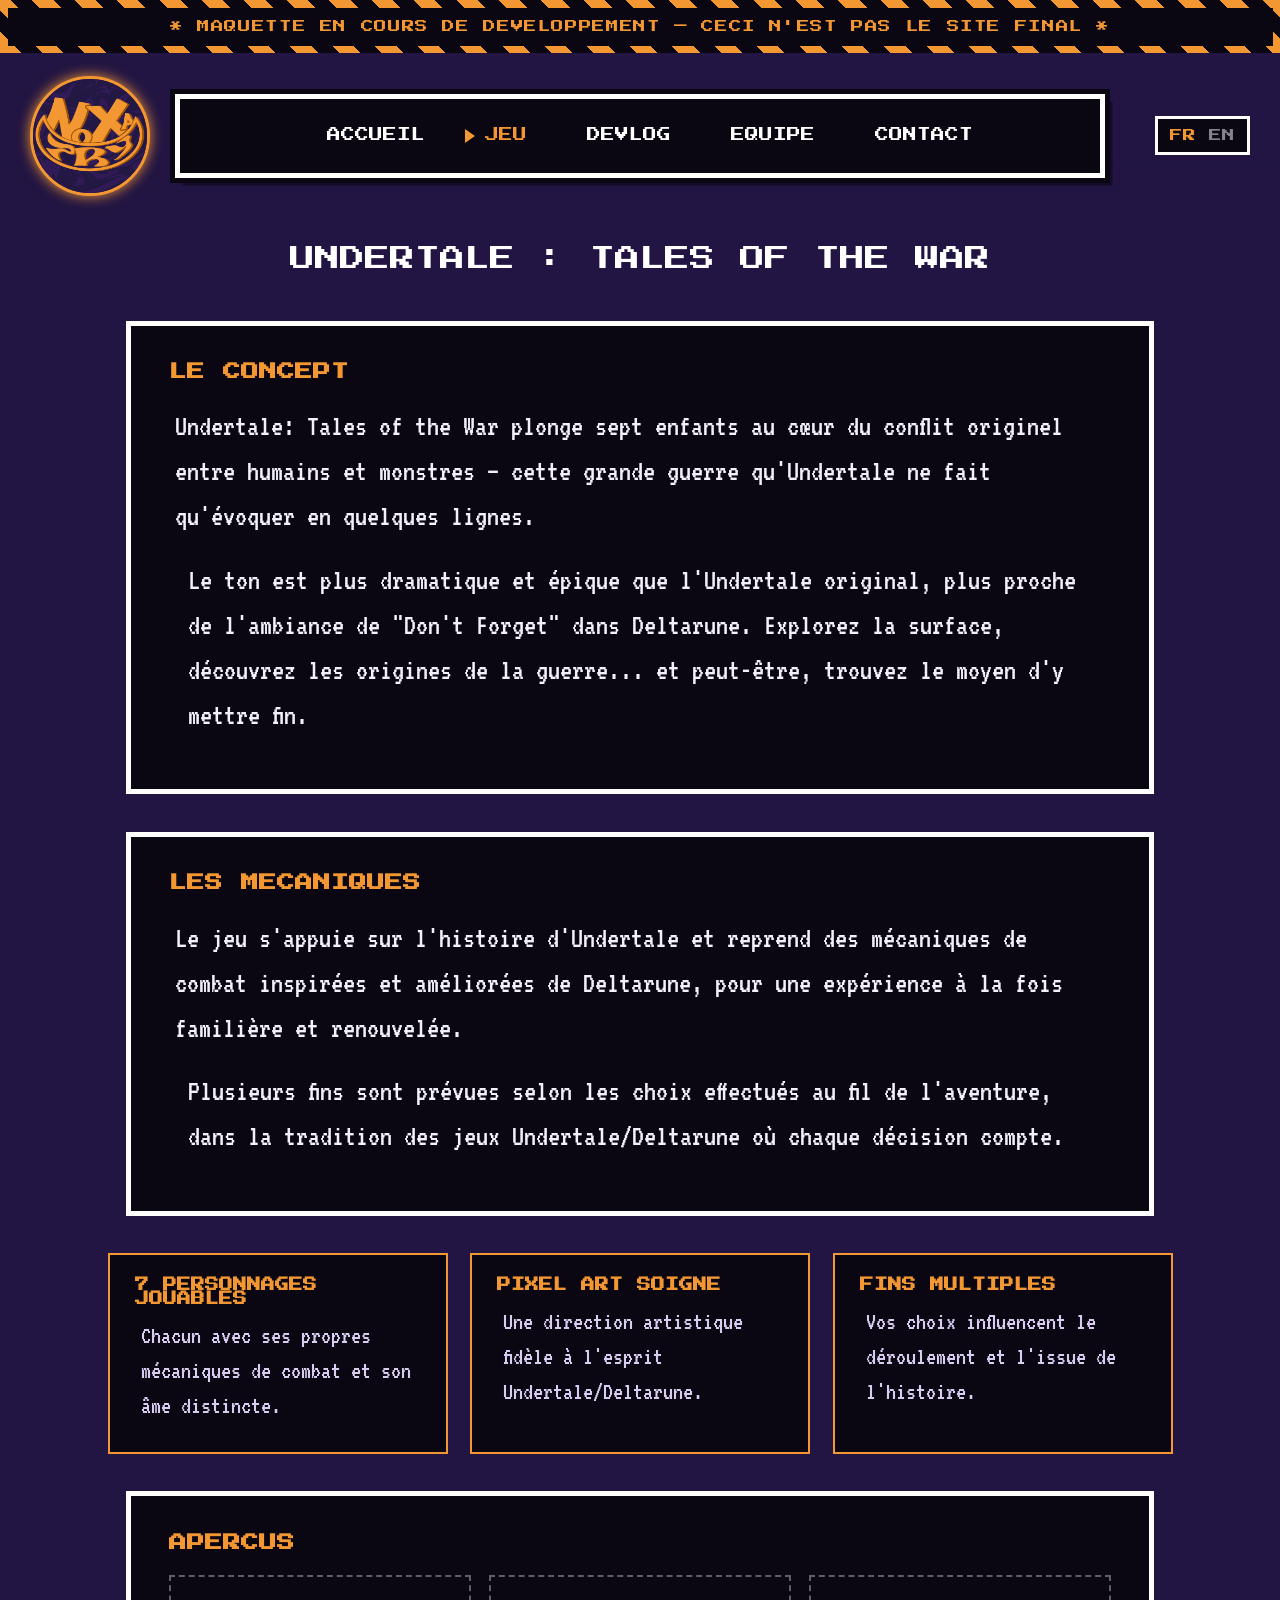
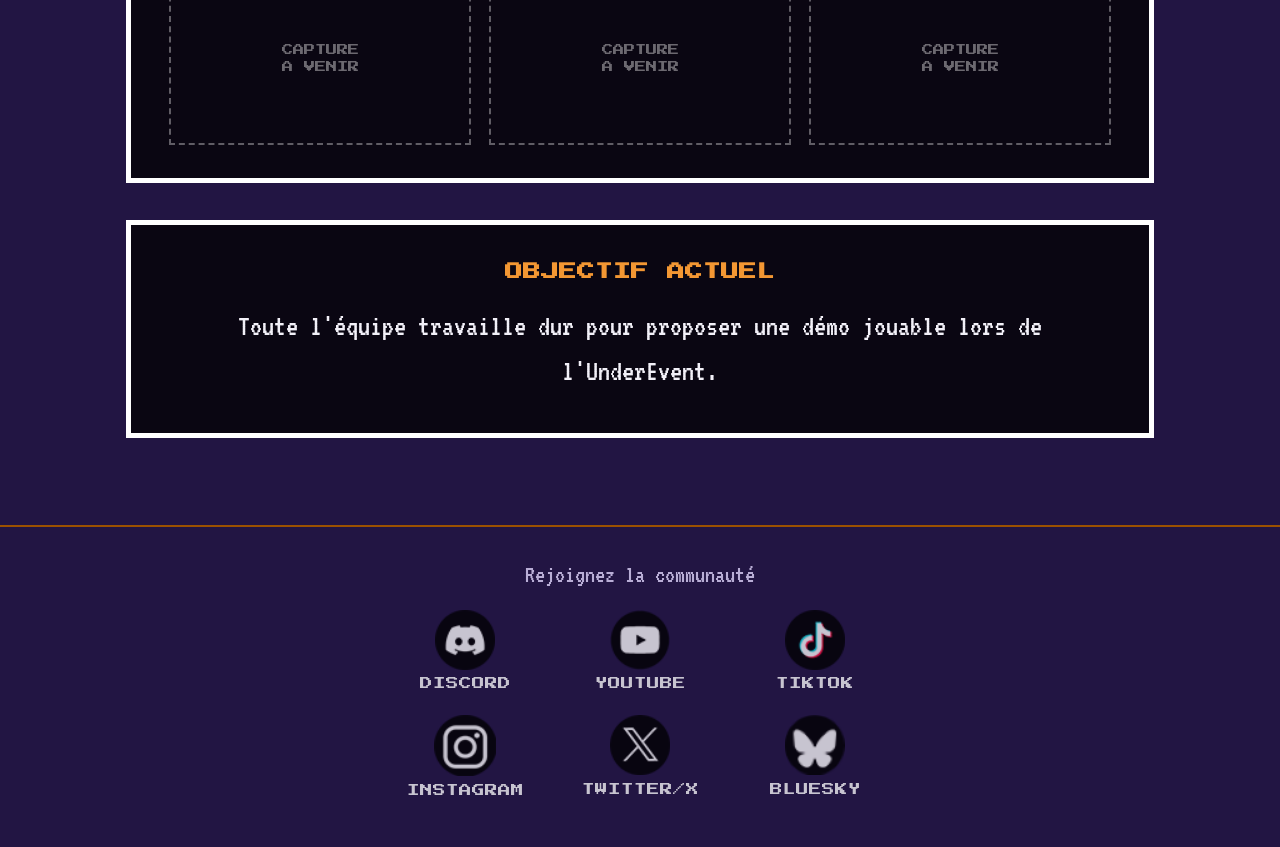
<file: jeu.html>
<!DOCTYPE html>
<html lang="fr">
<head>
<meta charset="UTF-8">
<meta name="viewport" content="width=device-width, initial-scale=1">
<title>Le Jeu — NoxaTry</title>
<link rel="preconnect" href="https://fonts.googleapis.com">
<link href="https://fonts.googleapis.com/css2?family=Press+Start+2P&family=VT323&display=swap" rel="stylesheet">
<link rel="stylesheet" href="assets/css/style.css">
<link rel="icon" type="image/png" href="assets\images\NoxaTry_logo.png">
</head>
<body>

  <!-- ===== BANDEROLE "EN CONSTRUCTION" ===== -->
  <div class="wip-banner">
    <div class="wip-banner-inner">
      <span class="i18n-fr">* MAQUETTE EN COURS DE DEVELOPPEMENT — CECI N'EST PAS LE SITE FINAL *</span>
      <span class="i18n-en">* WORK IN PROGRESS MOCKUP — THIS IS NOT THE FINAL SITE *</span>
    </div>
  </div>

  <!-- ===== HEADER : LOGO + NAV + LANGUE ===== -->
  <div class="page-header">
    <div class="header-bar">
      <img class="site-logo" src="assets/images/NoxaTry_logo.png" alt="NoxaTry">
      <nav class="nav-wrap">
        <div class="nav-box">
        <button class="mobile-toggle" id="menuToggle" aria-expanded="false" aria-controls="navItems">
          <span id="menuArrow">▼</span> <span class="i18n-fr">MENU</span><span class="i18n-en">MENU</span>
        </button>
        <div class="nav-items" id="navItems">
          <a class="nav-item" href="index.html"><span class="cursor"></span><span class="i18n-fr">ACCUEIL</span><span class="i18n-en">HOME</span></a>
          <a class="nav-item active" href="jeu.html"><span class="cursor"></span><span class="i18n-fr">JEU</span><span class="i18n-en">GAME</span></a>
          <a class="nav-item" href="devlog.html"><span class="cursor"></span><span class="i18n-fr">DEVLOG</span><span class="i18n-en">DEVLOG</span></a>
          <a class="nav-item" href="equipe.html"><span class="cursor"></span><span class="i18n-fr">EQUIPE</span><span class="i18n-en">TEAM</span></a>
          <a class="nav-item" href="contact.html"><span class="cursor"></span><span class="i18n-fr">CONTACT</span><span class="i18n-en">CONTACT</span></a>
        </div>
      </div>
      </nav>
      <div class="lang-box">
        <span class="lang-opt active" data-lang="fr">FR</span>
        <span class="lang-opt" data-lang="en">EN</span>
      </div>
    </div>
  </div>

  <div class="jeu-hero">
    <div class="page-heading">UNDERTALE : TALES OF THE WAR</div>

    <!-- ===== CONCEPT + MECANIQUES DE JEU ===== -->
    <div class="text-box jeu-block i18n-fr">
      <h3>LE CONCEPT</h3>
      <p>Undertale: Tales of the War plonge sept enfants au cœur du conflit originel entre humains et monstres — cette grande guerre qu'Undertale ne fait qu'évoquer en quelques lignes.</p>
      <p>Le ton est plus dramatique et épique que l'Undertale original, plus proche de l'ambiance de "Don't Forget" dans Deltarune. Explorez la surface, découvrez les origines de la guerre... et peut-être, trouvez le moyen d'y mettre fin.</p>
    </div>
    <div class="text-box jeu-block i18n-en">
      <h3>THE CONCEPT</h3>
      <p>Undertale: Tales of the War throws seven children into the original conflict between humans and monsters — the great war Undertale only ever hints at.</p>
      <p>The tone is more dramatic and epic than the original Undertale, closer to the mood of "Don't Forget" in Deltarune. Explore the surface, uncover the origins of the war... and maybe, find a way to end it.</p>
    </div>

    <div class="text-box jeu-block i18n-fr">
      <h3>LES MECANIQUES</h3>
      <p>Le jeu s'appuie sur l'histoire d'Undertale et reprend des mécaniques de combat inspirées et améliorées de Deltarune, pour une expérience à la fois familière et renouvelée.</p>
      <p>Plusieurs fins sont prévues selon les choix effectués au fil de l'aventure, dans la tradition des jeux Undertale/Deltarune où chaque décision compte.</p>
    </div>
    <div class="text-box jeu-block i18n-en">
      <h3>GAME MECHANICS</h3>
      <p>The game builds on Undertale's story and reworks combat mechanics inspired by — and improved from — Deltarune, for an experience that feels both familiar and fresh.</p>
      <p>Multiple endings are planned depending on the choices made throughout the adventure, staying true to the Undertale/Deltarune tradition where every decision matters.</p>
    </div>

    <!-- ===== POINTS FORTS (grille de 3 features) ===== -->
    <div class="feature-grid">
      <div class="feature-card i18n-fr">
        <h4>7 PERSONNAGES JOUABLES</h4>
        <p>Chacun avec ses propres mécaniques de combat et son âme distincte.</p>
      </div>
      <div class="feature-card i18n-fr">
        <h4>PIXEL ART SOIGNE</h4>
        <p>Une direction artistique fidèle à l'esprit Undertale/Deltarune.</p>
      </div>
      <div class="feature-card i18n-fr">
        <h4>FINS MULTIPLES</h4>
        <p>Vos choix influencent le déroulement et l'issue de l'histoire.</p>
      </div>
      <div class="feature-card i18n-en">
        <h4>7 PLAYABLE CHARACTERS</h4>
        <p>Each with their own combat mechanics and distinct soul.</p>
      </div>
      <div class="feature-card i18n-en">
        <h4>CRAFTED PIXEL ART</h4>
        <p>An art direction true to the Undertale/Deltarune spirit.</p>
      </div>
      <div class="feature-card i18n-en">
        <h4>MULTIPLE ENDINGS</h4>
        <p>Your choices shape how the story unfolds and ends.</p>
      </div>
    </div>

    <!-- ===== APERCUS : captures a venir ===== -->
    <div class="text-box jeu-block">
      <h3><span class="i18n-fr">APERCUS</span><span class="i18n-en">PREVIEWS</span></h3>
      <div class="media-grid">
        <div class="dash-slot media-slot"><span class="i18n-fr">CAPTURE<br>A VENIR</span><span class="i18n-en">SCREENSHOT<br>COMING SOON</span></div>
        <div class="dash-slot media-slot"><span class="i18n-fr">CAPTURE<br>A VENIR</span><span class="i18n-en">SCREENSHOT<br>COMING SOON</span></div>
        <div class="dash-slot media-slot"><span class="i18n-fr">CAPTURE<br>A VENIR</span><span class="i18n-en">SCREENSHOT<br>COMING SOON</span></div>
      </div>
    </div>

    <!-- ===== OBJECTIF ACTUEL ===== -->
    <div class="text-box jeu-block i18n-fr" style="text-align:center;">
      <h3>OBJECTIF ACTUEL</h3>
      <p>Toute l'équipe travaille dur pour proposer une démo jouable lors de l'UnderEvent.</p>
    </div>
    <div class="text-box jeu-block i18n-en" style="text-align:center;">
      <h3>CURRENT GOAL</h3>
      <p>The whole team is working hard to deliver a playable demo for the UnderEvent.</p>
    </div>
  </div>

  <!-- ===== FOOTER : RESEAUX SOCIAUX ===== -->
  <!-- Bug connu : les icônes ci-dessous utilisent des chemins Windows
       (antislash) au lieu de "/", elles ne s'affichent donc pas sur
       GitHub Pages. Pas touché ici (hors scope de ce nettoyage CSS),
       voir le récap projet pour le détail. -->
       <footer>
         <span class="i18n-fr">Rejoignez la communauté</span><span class="i18n-en">Join the community</span>
         <div class="socialblock">
           <a href="https://discord.gg/Md4gQpdwG6" target="_blank" rel="noopener noreferrer">
             <img class="socialfooter" src="assets/images/discord-icon.png">
             <p>DISCORD</p>
           </a>
           <a href="https://www.youtube.com/@NoxaTry" target="_blank" rel="noopener noreferrer">
             <img class="socialfooter" src="assets/images/youtube-icon.png">
             <p>YOUTUBE</p>
           </a>
           <a href="https://www.tiktok.com/@noxatrytalesofthewar" target="_blank" rel="noopener noreferrer">
             <img class="socialfooter" src="assets/images/tiktok-icon.png">
             <p>TIKTOK</p>
           </a>
           <a href="https://www.instagram.com/noxatry/" target="_blank" rel="noopener noreferrer">
             <img class="socialfooter" src="assets/images/instagram-icon.png">
             <p>INSTAGRAM</p>
           </a>
           <a href="https://x.com/NoxaTryTOTW" target="_blank" rel="noopener noreferrer">
             <img class="socialfooter" src="assets/images/twitter-icon.png">
             <p>TWITTER/X</p>
           </a>
           <a href="https://bsky.app/profile/noxatrytotw.bsky.social" target="_blank" rel="noopener noreferrer">
             <img class="socialfooter" src="assets/images/bluesky-icon.png">
             <p>BLUESKY</p>
           </a>
         </div>
       </footer>

  <!-- ===== SCRIPT : MENU MOBILE ===== -->
  <script src="assets/js/i18n.js"></script>
  <script>
    var toggle = document.getElementById('menuToggle');
    var items = document.getElementById('navItems');
    var arrow = document.getElementById('menuArrow');
    toggle.addEventListener('click', function(){
      var isOpen = items.classList.toggle('open');
      toggle.setAttribute('aria-expanded', isOpen);
      arrow.textContent = isOpen ? '▲' : '▼';
    });
  </script>

</body>
</html>
</file>
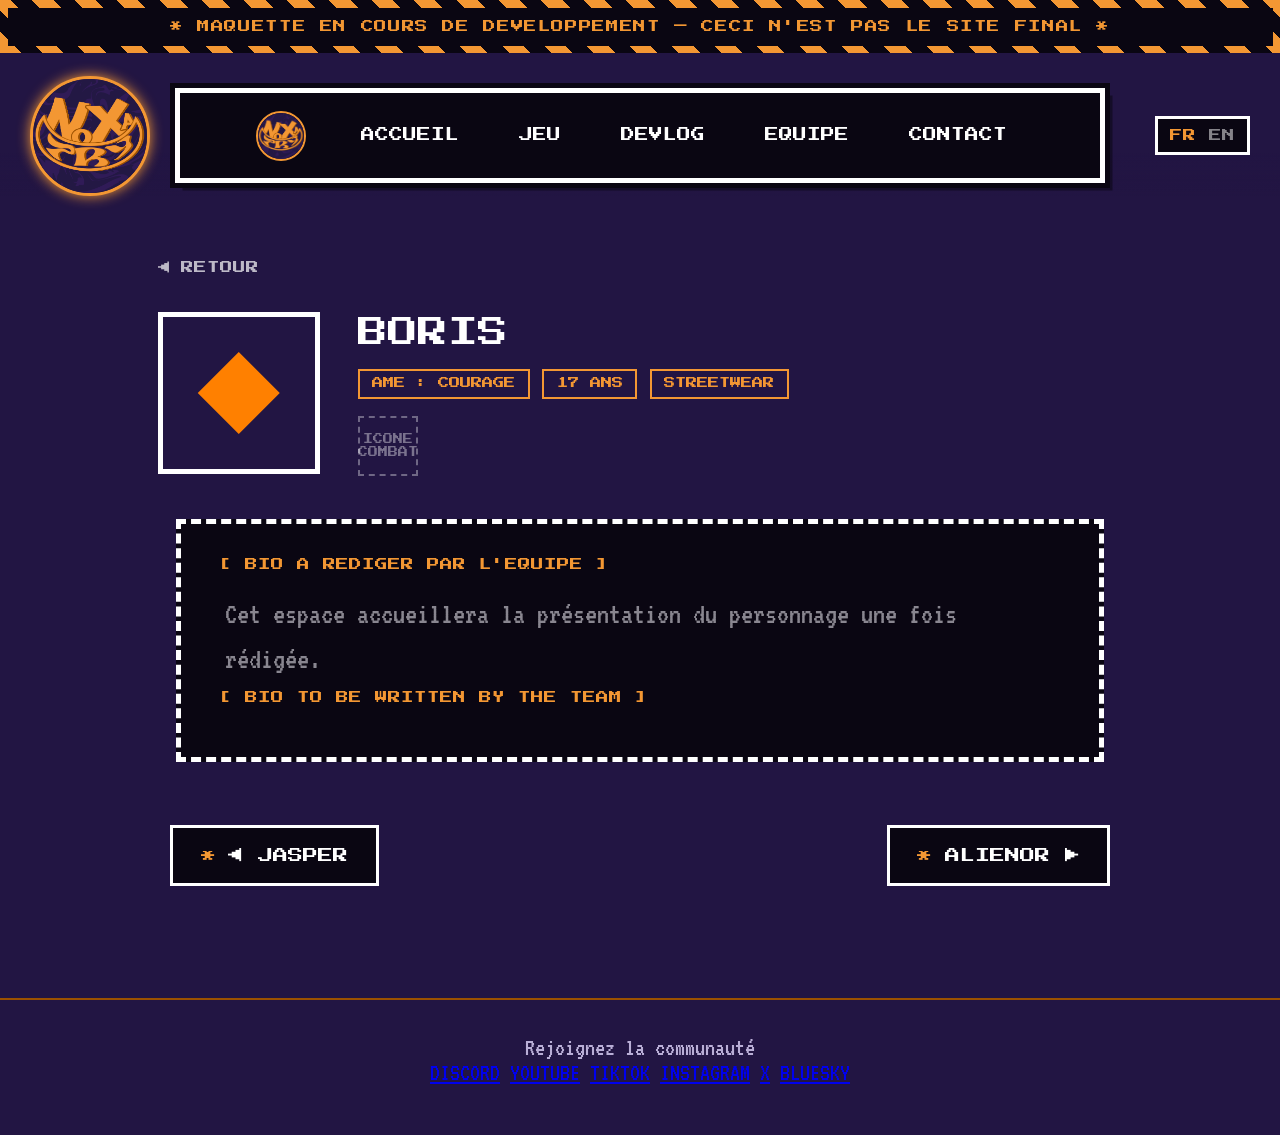
<file: personnages/boris.html>
<!DOCTYPE html>
<html lang="fr">
<head>
<meta charset="UTF-8">
<meta name="viewport" content="width=device-width, initial-scale=1">
<title>BORIS — NoxaTry</title>
<link rel="preconnect" href="https://fonts.googleapis.com">
<link href="https://fonts.googleapis.com/css2?family=Press+Start+2P&family=VT323&display=swap" rel="stylesheet">
<link rel="stylesheet" href="../assets/css/style.css">
</head>
<body>

  <!-- ===== BANDEROLE "EN CONSTRUCTION" ===== -->
  <div class="wip-banner">
    <div class="wip-banner-inner">
      <span class="i18n-fr">* MAQUETTE EN COURS DE DEVELOPPEMENT — CECI N'EST PAS LE SITE FINAL *</span>
      <span class="i18n-en">* WORK IN PROGRESS MOCKUP — THIS IS NOT THE FINAL SITE *</span>
    </div>
  </div>

  <!-- ===== HEADER : LOGO + NAV + LANGUE ===== -->
  <div class="page-header">
    <div class="header-bar">
      <img class="site-logo" src="../assets/images/NoxaTry_logo.png" alt="NoxaTry">
      <nav class="nav-wrap">
        <div class="nav-box">
          <img class="nav-logo-compare" src="../assets/images/NoxaTry_logo.png" alt="NoxaTry">
        <button class="mobile-toggle" id="menuToggle" aria-expanded="false" aria-controls="navItems">
          <span id="menuArrow">▼</span> <span class="i18n-fr">MENU</span><span class="i18n-en">MENU</span>
        </button>
        <div class="nav-items" id="navItems">
          <a class="nav-item" href="../index.html"><span class="cursor"></span><span class="i18n-fr">ACCUEIL</span><span class="i18n-en">HOME</span></a>
          <a class="nav-item" href="../jeu.html"><span class="cursor"></span><span class="i18n-fr">JEU</span><span class="i18n-en">GAME</span></a>
          <a class="nav-item" href="../devlog.html"><span class="cursor"></span><span class="i18n-fr">DEVLOG</span><span class="i18n-en">DEVLOG</span></a>
          <a class="nav-item" href="../equipe.html"><span class="cursor"></span><span class="i18n-fr">EQUIPE</span><span class="i18n-en">TEAM</span></a>
          <a class="nav-item" href="../contact.html"><span class="cursor"></span><span class="i18n-fr">CONTACT</span><span class="i18n-en">CONTACT</span></a>
        </div>
      </div>
      </nav>
      <div class="lang-box">
        <span class="lang-opt active" data-lang="fr">FR</span>
        <span class="lang-opt" data-lang="en">EN</span>
      </div>
    </div>
  </div>

  <!-- ===== FICHE PERSONNAGE : PORTRAIT + IDENTITE ===== -->
  <div class="char-hero">
    <a class="back-link" href="../index.html">&#9664; <span class="i18n-fr">RETOUR</span><span class="i18n-en">BACK</span></a>

    <div class="char-top">
      <div class="char-portrait">
        <div class="soul soul-big bravery"></div>
      </div>
      <div class="char-id">
        <div class="char-name">BORIS</div>
        <div class="chip-row char-tags">
          <span class="char-tag"><span class="i18n-fr">AME : COURAGE</span><span class="i18n-en">SOUL: BRAVERY</span></span>
          <span class="char-tag"><span class="i18n-fr">17 ANS</span><span class="i18n-en">AGE 17</span></span>
          <span class="char-tag"><span class="i18n-fr">STREETWEAR</span><span class="i18n-en">STREETWEAR</span></span>
        </div>
        <div class="char-icons">
          <div class="dash-slot combat-icon-slot"><span class="i18n-fr">ICONE<br>COMBAT</span><span class="i18n-en">COMBAT<br>ICON</span></div>
        </div>
      </div>
    </div>


    <!-- ===== BIO (a rediger par l'equipe) ===== -->
    <div class="text-box char-box placeholder">
      <span class="placeholder-tag i18n-fr">[ BIO A REDIGER PAR L'EQUIPE ]</span>
      <p class="i18n-fr">Cet espace accueillera la présentation du personnage une fois rédigée.</p>
      <span class="placeholder-tag i18n-en">[ BIO TO BE WRITTEN BY THE TEAM ]</span>
      <p class="i18n-en">This space will host the character's presentation once it's written.</p>
    </div>


    <!-- ===== NAVIGATION : PERSONNAGE PRECEDENT / SUIVANT ===== -->
    <div class="char-nav-between">
      <a class="cta" href="jasper.html">&#9664; JASPER</a>
      <a class="cta" href="alienor.html">ALIENOR &#9654;</a>
    </div>
  </div>

  <!-- ===== FOOTER : RESEAUX SOCIAUX ===== -->
  <footer>
    <span class="i18n-fr">Rejoignez la communauté</span><span class="i18n-en">Join the community</span>
    <div class="socials">
      <a href="https://discord.gg/Md4gQpdwG6" target="_blank" rel="noopener noreferrer">DISCORD</a>
      <a href="https://www.youtube.com/@NoxaTry" target="_blank" rel="noopener noreferrer">YOUTUBE</a>
      <a href="https://www.tiktok.com/@noxatrytalesofthewar" target="_blank" rel="noopener noreferrer">TIKTOK</a>
      <a href="https://www.instagram.com/noxatry/" target="_blank" rel="noopener noreferrer">INSTAGRAM</a>
      <a href="https://x.com/NoxaTryTOTW" target="_blank" rel="noopener noreferrer">X</a>
      <a href="https://bsky.app/profile/noxatrytotw.bsky.social" target="_blank" rel="noopener noreferrer">BLUESKY</a>
    </div>
  </footer>

  <!-- ===== SCRIPT : MENU MOBILE ===== -->
  <script src="../assets/js/i18n.js"></script>
  <script>
    var toggle = document.getElementById('menuToggle');
    var items = document.getElementById('navItems');
    var arrow = document.getElementById('menuArrow');
    toggle.addEventListener('click', function(){
      var isOpen = items.classList.toggle('open');
      toggle.setAttribute('aria-expanded', isOpen);
      arrow.textContent = isOpen ? '▲' : '▼';
    });
  </script>

</body>
</html>
</file>
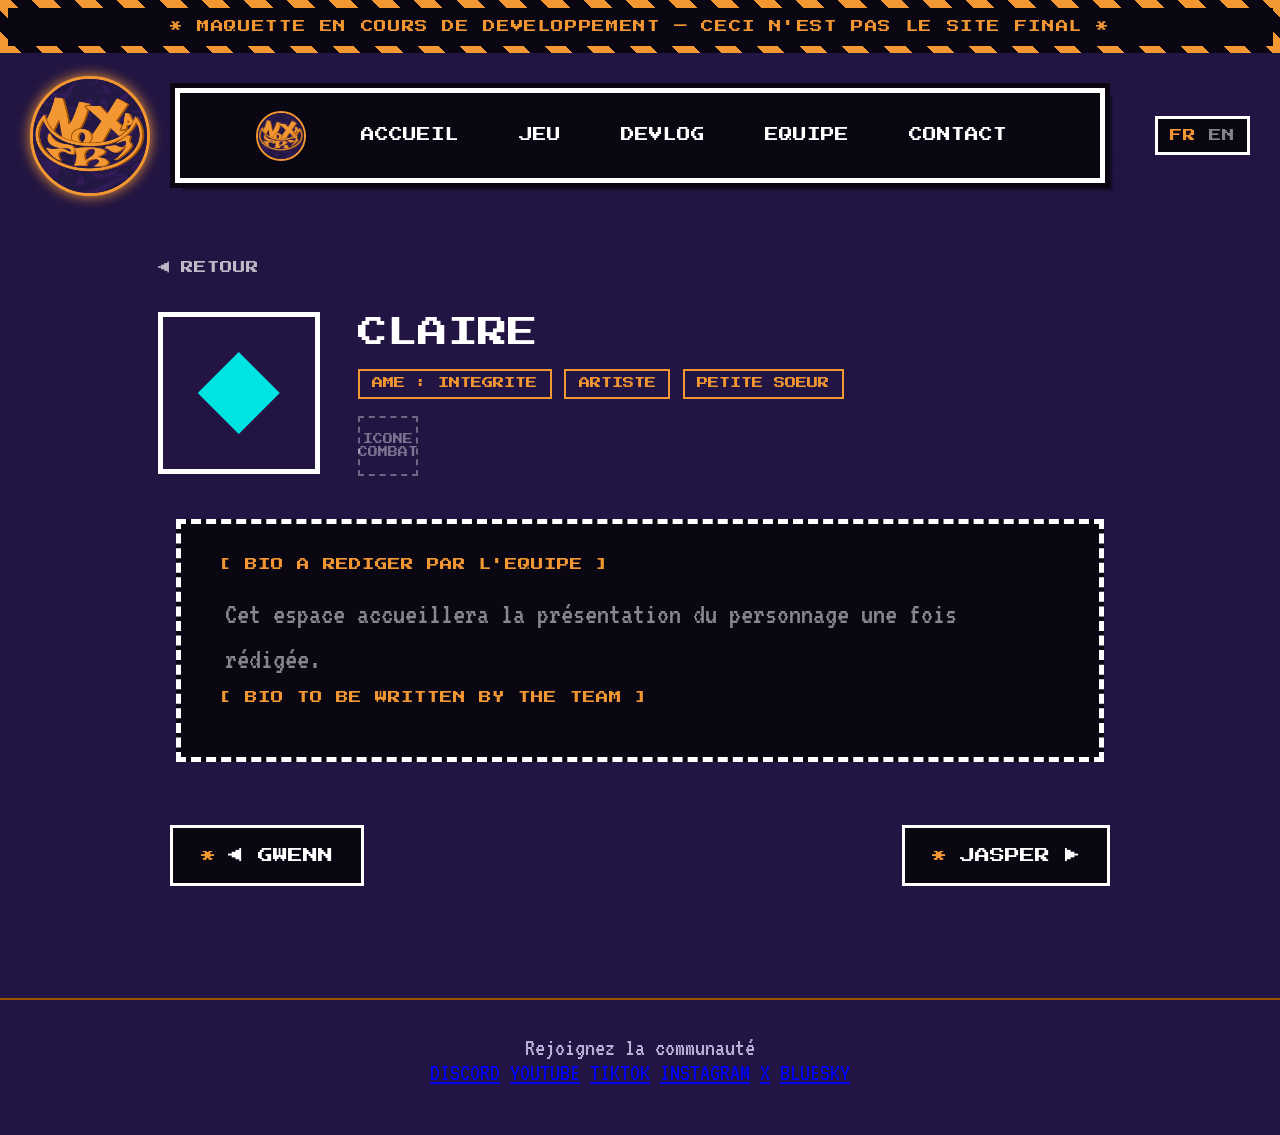
<file: personnages/claire.html>
<!DOCTYPE html>
<html lang="fr">
<head>
<meta charset="UTF-8">
<meta name="viewport" content="width=device-width, initial-scale=1">
<title>CLAIRE — NoxaTry</title>
<link rel="preconnect" href="https://fonts.googleapis.com">
<link href="https://fonts.googleapis.com/css2?family=Press+Start+2P&family=VT323&display=swap" rel="stylesheet">
<link rel="stylesheet" href="../assets/css/style.css">
</head>
<body>

  <!-- ===== BANDEROLE "EN CONSTRUCTION" ===== -->
  <div class="wip-banner">
    <div class="wip-banner-inner">
      <span class="i18n-fr">* MAQUETTE EN COURS DE DEVELOPPEMENT — CECI N'EST PAS LE SITE FINAL *</span>
      <span class="i18n-en">* WORK IN PROGRESS MOCKUP — THIS IS NOT THE FINAL SITE *</span>
    </div>
  </div>

  <!-- ===== HEADER : LOGO + NAV + LANGUE ===== -->
  <div class="page-header">
    <div class="header-bar">
      <img class="site-logo" src="../assets/images/NoxaTry_logo.png" alt="NoxaTry">
      <nav class="nav-wrap">
        <div class="nav-box">
          <img class="nav-logo-compare" src="../assets/images/NoxaTry_logo.png" alt="NoxaTry">
        <button class="mobile-toggle" id="menuToggle" aria-expanded="false" aria-controls="navItems">
          <span id="menuArrow">▼</span> <span class="i18n-fr">MENU</span><span class="i18n-en">MENU</span>
        </button>
        <div class="nav-items" id="navItems">
          <a class="nav-item" href="../index.html"><span class="cursor"></span><span class="i18n-fr">ACCUEIL</span><span class="i18n-en">HOME</span></a>
          <a class="nav-item" href="../jeu.html"><span class="cursor"></span><span class="i18n-fr">JEU</span><span class="i18n-en">GAME</span></a>
          <a class="nav-item" href="../devlog.html"><span class="cursor"></span><span class="i18n-fr">DEVLOG</span><span class="i18n-en">DEVLOG</span></a>
          <a class="nav-item" href="../equipe.html"><span class="cursor"></span><span class="i18n-fr">EQUIPE</span><span class="i18n-en">TEAM</span></a>
          <a class="nav-item" href="../contact.html"><span class="cursor"></span><span class="i18n-fr">CONTACT</span><span class="i18n-en">CONTACT</span></a>
        </div>
      </div>
      </nav>
      <div class="lang-box">
        <span class="lang-opt active" data-lang="fr">FR</span>
        <span class="lang-opt" data-lang="en">EN</span>
      </div>
    </div>
  </div>

  <!-- ===== FICHE PERSONNAGE : PORTRAIT + IDENTITE ===== -->
  <div class="char-hero">
    <a class="back-link" href="../index.html">&#9664; <span class="i18n-fr">RETOUR</span><span class="i18n-en">BACK</span></a>

    <div class="char-top">
      <div class="char-portrait">
        <div class="soul soul-big integrity"></div>
      </div>
      <div class="char-id">
        <div class="char-name">CLAIRE</div>
        <div class="chip-row char-tags">
          <span class="char-tag"><span class="i18n-fr">AME : INTEGRITE</span><span class="i18n-en">SOUL: INTEGRITY</span></span>
          <span class="char-tag"><span class="i18n-fr">ARTISTE</span><span class="i18n-en">ARTIST</span></span>
          <span class="char-tag"><span class="i18n-fr">PETITE SOEUR</span><span class="i18n-en">LITTLE SISTER</span></span>
        </div>
        <div class="char-icons">
          <div class="dash-slot combat-icon-slot"><span class="i18n-fr">ICONE<br>COMBAT</span><span class="i18n-en">COMBAT<br>ICON</span></div>
        </div>
      </div>
    </div>


    <!-- ===== BIO (a rediger par l'equipe) ===== -->
    <div class="text-box char-box placeholder">
      <span class="placeholder-tag i18n-fr">[ BIO A REDIGER PAR L'EQUIPE ]</span>
      <p class="i18n-fr">Cet espace accueillera la présentation du personnage une fois rédigée.</p>
      <span class="placeholder-tag i18n-en">[ BIO TO BE WRITTEN BY THE TEAM ]</span>
      <p class="i18n-en">This space will host the character's presentation once it's written.</p>
    </div>


    <!-- ===== NAVIGATION : PERSONNAGE PRECEDENT / SUIVANT ===== -->
    <div class="char-nav-between">
      <a class="cta" href="gwenn.html">&#9664; GWENN</a>
      <a class="cta" href="jasper.html">JASPER &#9654;</a>
    </div>
  </div>

  <!-- ===== FOOTER : RESEAUX SOCIAUX ===== -->
  <footer>
    <span class="i18n-fr">Rejoignez la communauté</span><span class="i18n-en">Join the community</span>
    <div class="socials">
      <a href="https://discord.gg/Md4gQpdwG6" target="_blank" rel="noopener noreferrer">DISCORD</a>
      <a href="https://www.youtube.com/@NoxaTry" target="_blank" rel="noopener noreferrer">YOUTUBE</a>
      <a href="https://www.tiktok.com/@noxatrytalesofthewar" target="_blank" rel="noopener noreferrer">TIKTOK</a>
      <a href="https://www.instagram.com/noxatry/" target="_blank" rel="noopener noreferrer">INSTAGRAM</a>
      <a href="https://x.com/NoxaTryTOTW" target="_blank" rel="noopener noreferrer">X</a>
      <a href="https://bsky.app/profile/noxatrytotw.bsky.social" target="_blank" rel="noopener noreferrer">BLUESKY</a>
    </div>
  </footer>

  <!-- ===== SCRIPT : MENU MOBILE ===== -->
  <script src="../assets/js/i18n.js"></script>
  <script>
    var toggle = document.getElementById('menuToggle');
    var items = document.getElementById('navItems');
    var arrow = document.getElementById('menuArrow');
    toggle.addEventListener('click', function(){
      var isOpen = items.classList.toggle('open');
      toggle.setAttribute('aria-expanded', isOpen);
      arrow.textContent = isOpen ? '▲' : '▼';
    });
  </script>

</body>
</html>
</file>
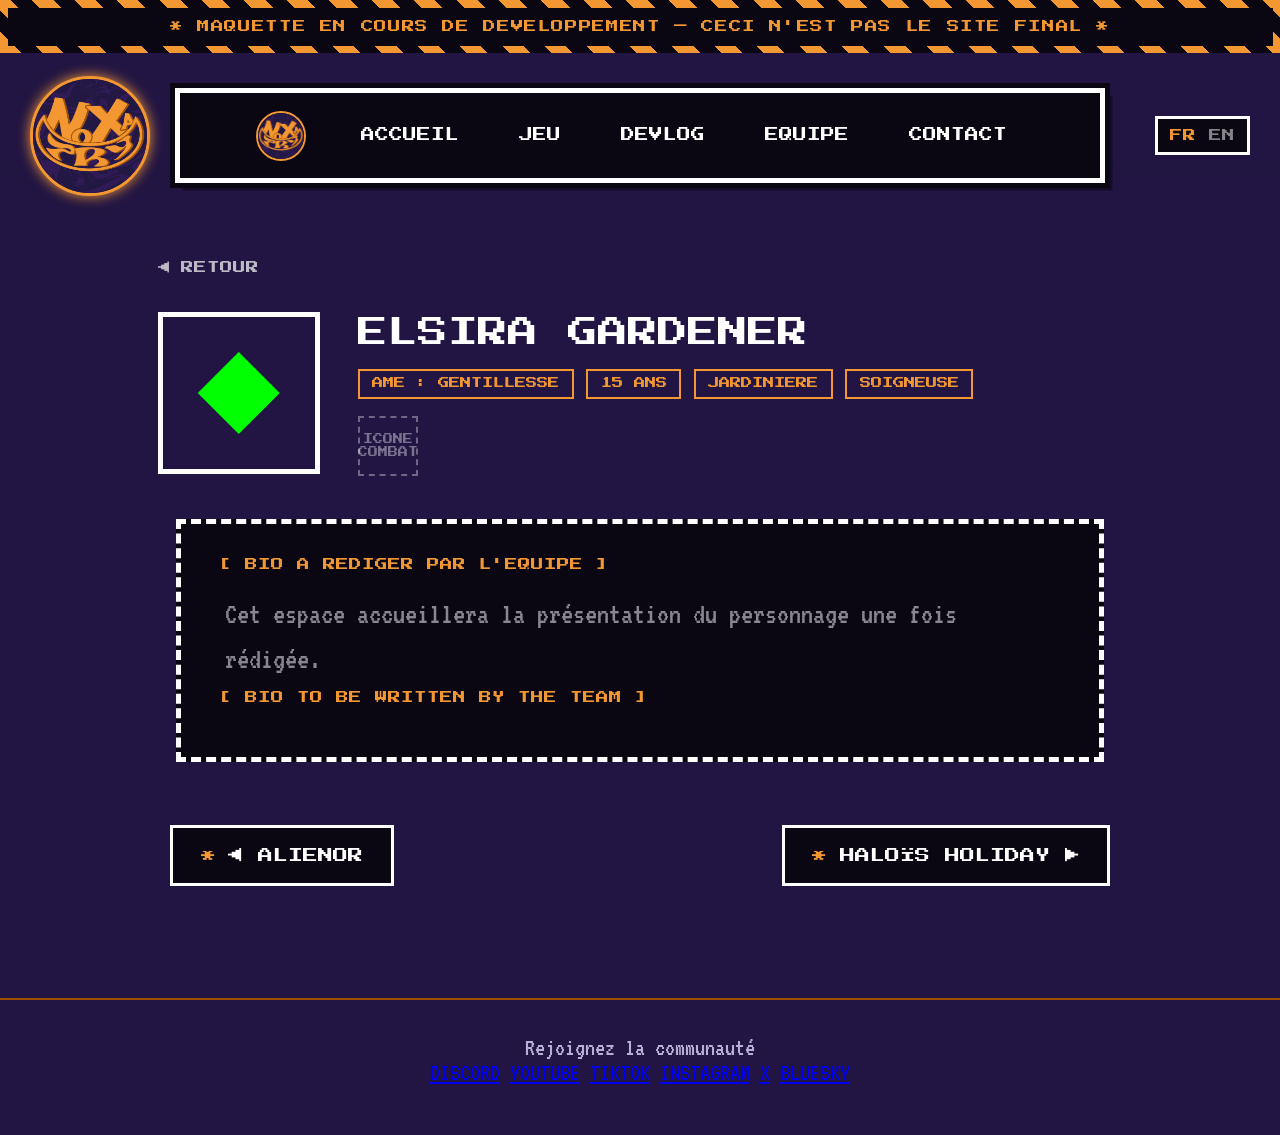
<file: personnages/elsira.html>
<!DOCTYPE html>
<html lang="fr">
<head>
<meta charset="UTF-8">
<meta name="viewport" content="width=device-width, initial-scale=1">
<title>ELSIRA GARDENER — NoxaTry</title>
<link rel="preconnect" href="https://fonts.googleapis.com">
<link href="https://fonts.googleapis.com/css2?family=Press+Start+2P&family=VT323&display=swap" rel="stylesheet">
<link rel="stylesheet" href="../assets/css/style.css">
</head>
<body>

  <!-- ===== BANDEROLE "EN CONSTRUCTION" ===== -->
  <div class="wip-banner">
    <div class="wip-banner-inner">
      <span class="i18n-fr">* MAQUETTE EN COURS DE DEVELOPPEMENT — CECI N'EST PAS LE SITE FINAL *</span>
      <span class="i18n-en">* WORK IN PROGRESS MOCKUP — THIS IS NOT THE FINAL SITE *</span>
    </div>
  </div>

  <!-- ===== HEADER : LOGO + NAV + LANGUE ===== -->
  <div class="page-header">
    <div class="header-bar">
      <img class="site-logo" src="../assets/images/NoxaTry_logo.png" alt="NoxaTry">
      <nav class="nav-wrap">
        <div class="nav-box">
          <img class="nav-logo-compare" src="../assets/images/NoxaTry_logo.png" alt="NoxaTry">
        <button class="mobile-toggle" id="menuToggle" aria-expanded="false" aria-controls="navItems">
          <span id="menuArrow">▼</span> <span class="i18n-fr">MENU</span><span class="i18n-en">MENU</span>
        </button>
        <div class="nav-items" id="navItems">
          <a class="nav-item" href="../index.html"><span class="cursor"></span><span class="i18n-fr">ACCUEIL</span><span class="i18n-en">HOME</span></a>
          <a class="nav-item" href="../jeu.html"><span class="cursor"></span><span class="i18n-fr">JEU</span><span class="i18n-en">GAME</span></a>
          <a class="nav-item" href="../devlog.html"><span class="cursor"></span><span class="i18n-fr">DEVLOG</span><span class="i18n-en">DEVLOG</span></a>
          <a class="nav-item" href="../equipe.html"><span class="cursor"></span><span class="i18n-fr">EQUIPE</span><span class="i18n-en">TEAM</span></a>
          <a class="nav-item" href="../contact.html"><span class="cursor"></span><span class="i18n-fr">CONTACT</span><span class="i18n-en">CONTACT</span></a>
        </div>
      </div>
      </nav>
      <div class="lang-box">
        <span class="lang-opt active" data-lang="fr">FR</span>
        <span class="lang-opt" data-lang="en">EN</span>
      </div>
    </div>
  </div>

  <!-- ===== FICHE PERSONNAGE : PORTRAIT + IDENTITE ===== -->
  <div class="char-hero">
    <a class="back-link" href="../index.html">&#9664; <span class="i18n-fr">RETOUR</span><span class="i18n-en">BACK</span></a>

    <div class="char-top">
      <div class="char-portrait">
        <div class="soul soul-big kindness"></div>
      </div>
      <div class="char-id">
        <div class="char-name">ELSIRA GARDENER</div>
        <div class="chip-row char-tags">
          <span class="char-tag"><span class="i18n-fr">AME : GENTILLESSE</span><span class="i18n-en">SOUL: KINDNESS</span></span>
          <span class="char-tag"><span class="i18n-fr">15 ANS</span><span class="i18n-en">AGE 15</span></span>
          <span class="char-tag"><span class="i18n-fr">JARDINIERE</span><span class="i18n-en">GARDENER</span></span>
          <span class="char-tag"><span class="i18n-fr">SOIGNEUSE</span><span class="i18n-en">HEALER</span></span>
        </div>
        <div class="char-icons">
          <div class="dash-slot combat-icon-slot"><span class="i18n-fr">ICONE<br>COMBAT</span><span class="i18n-en">COMBAT<br>ICON</span></div>
        </div>
      </div>
    </div>


    <!-- ===== BIO (a rediger par l'equipe) ===== -->
    <div class="text-box char-box placeholder">
      <span class="placeholder-tag i18n-fr">[ BIO A REDIGER PAR L'EQUIPE ]</span>
      <p class="i18n-fr">Cet espace accueillera la présentation du personnage une fois rédigée.</p>
      <span class="placeholder-tag i18n-en">[ BIO TO BE WRITTEN BY THE TEAM ]</span>
      <p class="i18n-en">This space will host the character's presentation once it's written.</p>
    </div>


    <!-- ===== NAVIGATION : PERSONNAGE PRECEDENT / SUIVANT ===== -->
    <div class="char-nav-between">
      <a class="cta" href="alienor.html">&#9664; ALIENOR</a>
      <a class="cta" href="halois.html">HALOÏS HOLIDAY &#9654;</a>
    </div>
  </div>

  <!-- ===== FOOTER : RESEAUX SOCIAUX ===== -->
  <footer>
    <span class="i18n-fr">Rejoignez la communauté</span><span class="i18n-en">Join the community</span>
    <div class="socials">
      <a href="https://discord.gg/Md4gQpdwG6" target="_blank" rel="noopener noreferrer">DISCORD</a>
      <a href="https://www.youtube.com/@NoxaTry" target="_blank" rel="noopener noreferrer">YOUTUBE</a>
      <a href="https://www.tiktok.com/@noxatrytalesofthewar" target="_blank" rel="noopener noreferrer">TIKTOK</a>
      <a href="https://www.instagram.com/noxatry/" target="_blank" rel="noopener noreferrer">INSTAGRAM</a>
      <a href="https://x.com/NoxaTryTOTW" target="_blank" rel="noopener noreferrer">X</a>
      <a href="https://bsky.app/profile/noxatrytotw.bsky.social" target="_blank" rel="noopener noreferrer">BLUESKY</a>
    </div>
  </footer>

  <!-- ===== SCRIPT : MENU MOBILE ===== -->
  <script src="../assets/js/i18n.js"></script>
  <script>
    var toggle = document.getElementById('menuToggle');
    var items = document.getElementById('navItems');
    var arrow = document.getElementById('menuArrow');
    toggle.addEventListener('click', function(){
      var isOpen = items.classList.toggle('open');
      toggle.setAttribute('aria-expanded', isOpen);
      arrow.textContent = isOpen ? '▲' : '▼';
    });
  </script>

</body>
</html>
</file>
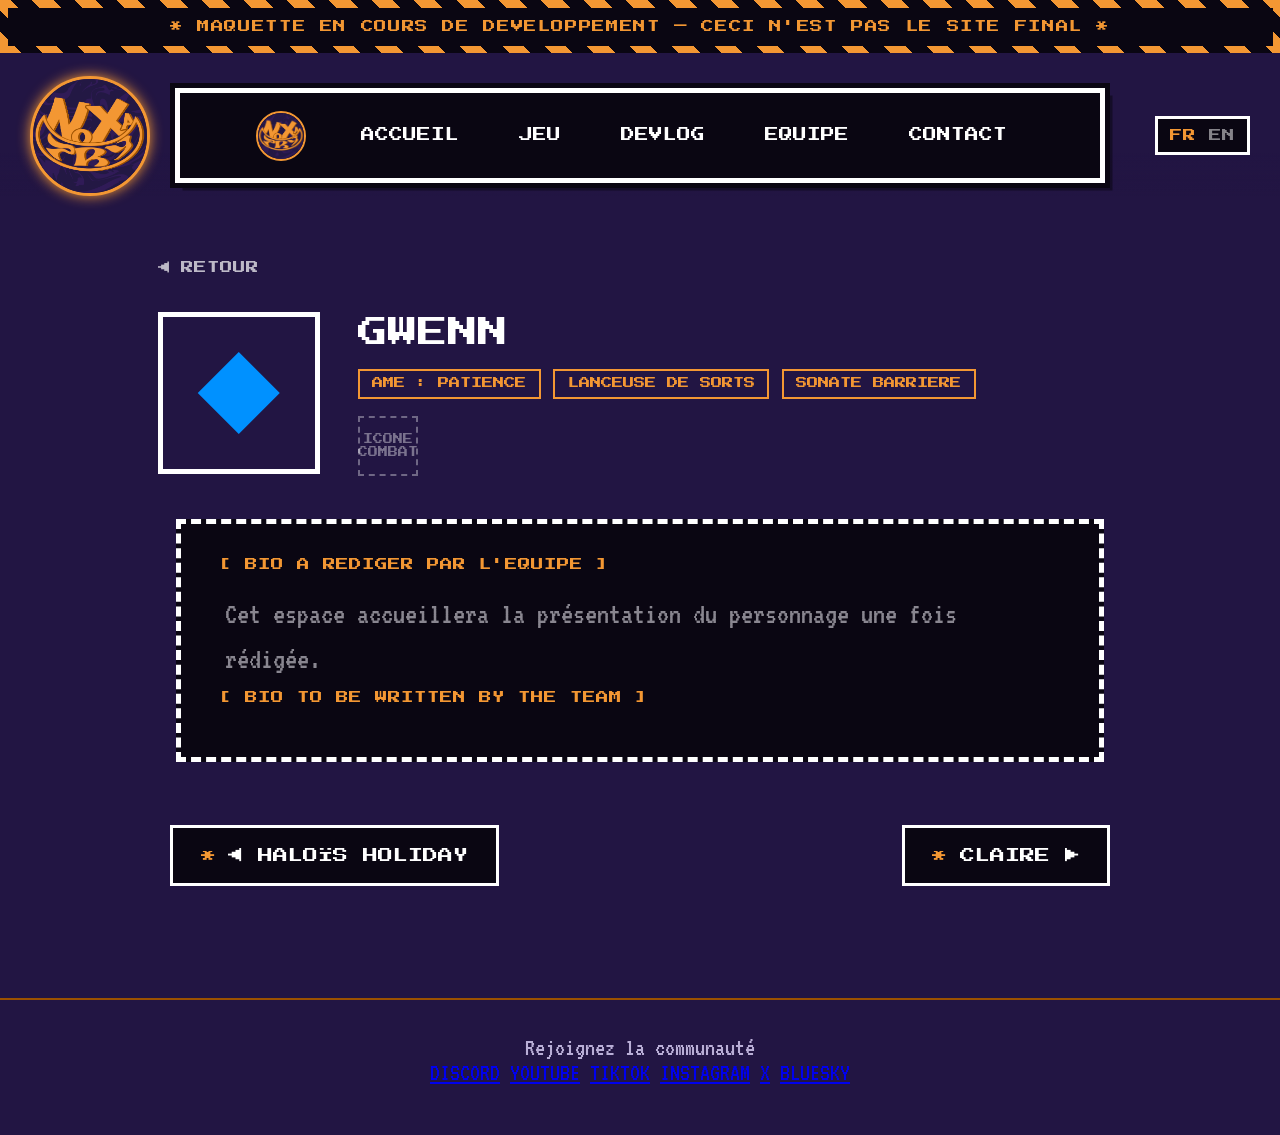
<file: personnages/gwenn.html>
<!DOCTYPE html>
<html lang="fr">
<head>
<meta charset="UTF-8">
<meta name="viewport" content="width=device-width, initial-scale=1">
<title>GWENN — NoxaTry</title>
<link rel="preconnect" href="https://fonts.googleapis.com">
<link href="https://fonts.googleapis.com/css2?family=Press+Start+2P&family=VT323&display=swap" rel="stylesheet">
<link rel="stylesheet" href="../assets/css/style.css">
</head>
<body>

  <!-- ===== BANDEROLE "EN CONSTRUCTION" ===== -->
  <div class="wip-banner">
    <div class="wip-banner-inner">
      <span class="i18n-fr">* MAQUETTE EN COURS DE DEVELOPPEMENT — CECI N'EST PAS LE SITE FINAL *</span>
      <span class="i18n-en">* WORK IN PROGRESS MOCKUP — THIS IS NOT THE FINAL SITE *</span>
    </div>
  </div>

  <!-- ===== HEADER : LOGO + NAV + LANGUE ===== -->
  <div class="page-header">
    <div class="header-bar">
      <img class="site-logo" src="../assets/images/NoxaTry_logo.png" alt="NoxaTry">
      <nav class="nav-wrap">
        <div class="nav-box">
          <img class="nav-logo-compare" src="../assets/images/NoxaTry_logo.png" alt="NoxaTry">
        <button class="mobile-toggle" id="menuToggle" aria-expanded="false" aria-controls="navItems">
          <span id="menuArrow">▼</span> <span class="i18n-fr">MENU</span><span class="i18n-en">MENU</span>
        </button>
        <div class="nav-items" id="navItems">
          <a class="nav-item" href="../index.html"><span class="cursor"></span><span class="i18n-fr">ACCUEIL</span><span class="i18n-en">HOME</span></a>
          <a class="nav-item" href="../jeu.html"><span class="cursor"></span><span class="i18n-fr">JEU</span><span class="i18n-en">GAME</span></a>
          <a class="nav-item" href="../devlog.html"><span class="cursor"></span><span class="i18n-fr">DEVLOG</span><span class="i18n-en">DEVLOG</span></a>
          <a class="nav-item" href="../equipe.html"><span class="cursor"></span><span class="i18n-fr">EQUIPE</span><span class="i18n-en">TEAM</span></a>
          <a class="nav-item" href="../contact.html"><span class="cursor"></span><span class="i18n-fr">CONTACT</span><span class="i18n-en">CONTACT</span></a>
        </div>
      </div>
      </nav>
      <div class="lang-box">
        <span class="lang-opt active" data-lang="fr">FR</span>
        <span class="lang-opt" data-lang="en">EN</span>
      </div>
    </div>
  </div>

  <!-- ===== FICHE PERSONNAGE : PORTRAIT + IDENTITE ===== -->
  <div class="char-hero">
    <a class="back-link" href="../index.html">&#9664; <span class="i18n-fr">RETOUR</span><span class="i18n-en">BACK</span></a>

    <div class="char-top">
      <div class="char-portrait">
        <div class="soul soul-big patience"></div>
      </div>
      <div class="char-id">
        <div class="char-name">GWENN</div>
        <div class="chip-row char-tags">
          <span class="char-tag"><span class="i18n-fr">AME : PATIENCE</span><span class="i18n-en">SOUL: PATIENCE</span></span>
          <span class="char-tag"><span class="i18n-fr">LANCEUSE DE SORTS</span><span class="i18n-en">SPELLCASTER</span></span>
          <span class="char-tag"><span class="i18n-fr">SONATE BARRIERE</span><span class="i18n-en">BARRIER SONATA</span></span>
        </div>
        <div class="char-icons">
          <div class="dash-slot combat-icon-slot"><span class="i18n-fr">ICONE<br>COMBAT</span><span class="i18n-en">COMBAT<br>ICON</span></div>
        </div>
      </div>
    </div>


    <!-- ===== BIO (a rediger par l'equipe) ===== -->
    <div class="text-box char-box placeholder">
      <span class="placeholder-tag i18n-fr">[ BIO A REDIGER PAR L'EQUIPE ]</span>
      <p class="i18n-fr">Cet espace accueillera la présentation du personnage une fois rédigée.</p>
      <span class="placeholder-tag i18n-en">[ BIO TO BE WRITTEN BY THE TEAM ]</span>
      <p class="i18n-en">This space will host the character's presentation once it's written.</p>
    </div>


    <!-- ===== NAVIGATION : PERSONNAGE PRECEDENT / SUIVANT ===== -->
    <div class="char-nav-between">
      <a class="cta" href="halois.html">&#9664; HALOÏS HOLIDAY</a>
      <a class="cta" href="claire.html">CLAIRE &#9654;</a>
    </div>
  </div>

  <!-- ===== FOOTER : RESEAUX SOCIAUX ===== -->
  <footer>
    <span class="i18n-fr">Rejoignez la communauté</span><span class="i18n-en">Join the community</span>
    <div class="socials">
      <a href="https://discord.gg/Md4gQpdwG6" target="_blank" rel="noopener noreferrer">DISCORD</a>
      <a href="https://www.youtube.com/@NoxaTry" target="_blank" rel="noopener noreferrer">YOUTUBE</a>
      <a href="https://www.tiktok.com/@noxatrytalesofthewar" target="_blank" rel="noopener noreferrer">TIKTOK</a>
      <a href="https://www.instagram.com/noxatry/" target="_blank" rel="noopener noreferrer">INSTAGRAM</a>
      <a href="https://x.com/NoxaTryTOTW" target="_blank" rel="noopener noreferrer">X</a>
      <a href="https://bsky.app/profile/noxatrytotw.bsky.social" target="_blank" rel="noopener noreferrer">BLUESKY</a>
    </div>
  </footer>

  <!-- ===== SCRIPT : MENU MOBILE ===== -->
  <script src="../assets/js/i18n.js"></script>
  <script>
    var toggle = document.getElementById('menuToggle');
    var items = document.getElementById('navItems');
    var arrow = document.getElementById('menuArrow');
    toggle.addEventListener('click', function(){
      var isOpen = items.classList.toggle('open');
      toggle.setAttribute('aria-expanded', isOpen);
      arrow.textContent = isOpen ? '▲' : '▼';
    });
  </script>

</body>
</html>
</file>
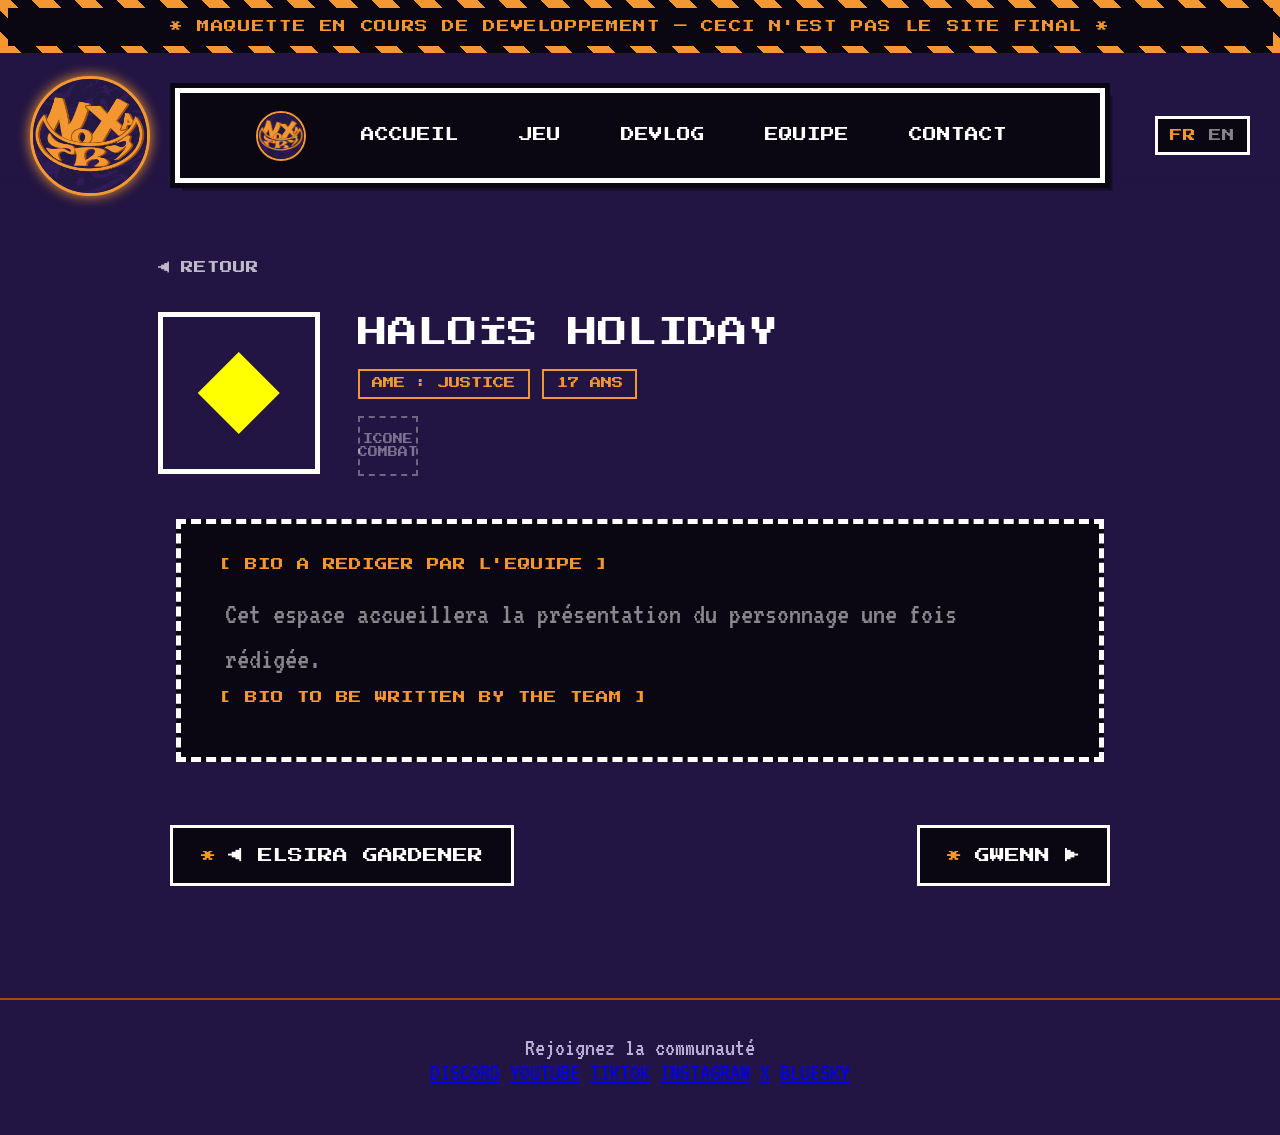
<file: personnages/halois.html>
<!DOCTYPE html>
<html lang="fr">
<head>
<meta charset="UTF-8">
<meta name="viewport" content="width=device-width, initial-scale=1">
<title>HALOÏS HOLIDAY — NoxaTry</title>
<link rel="preconnect" href="https://fonts.googleapis.com">
<link href="https://fonts.googleapis.com/css2?family=Press+Start+2P&family=VT323&display=swap" rel="stylesheet">
<link rel="stylesheet" href="../assets/css/style.css">
</head>
<body>

  <!-- ===== BANDEROLE "EN CONSTRUCTION" ===== -->
  <div class="wip-banner">
    <div class="wip-banner-inner">
      <span class="i18n-fr">* MAQUETTE EN COURS DE DEVELOPPEMENT — CECI N'EST PAS LE SITE FINAL *</span>
      <span class="i18n-en">* WORK IN PROGRESS MOCKUP — THIS IS NOT THE FINAL SITE *</span>
    </div>
  </div>

  <!-- ===== HEADER : LOGO + NAV + LANGUE ===== -->
  <div class="page-header">
    <div class="header-bar">
      <img class="site-logo" src="../assets/images/NoxaTry_logo.png" alt="NoxaTry">
      <nav class="nav-wrap">
        <div class="nav-box">
          <img class="nav-logo-compare" src="../assets/images/NoxaTry_logo.png" alt="NoxaTry">
        <button class="mobile-toggle" id="menuToggle" aria-expanded="false" aria-controls="navItems">
          <span id="menuArrow">▼</span> <span class="i18n-fr">MENU</span><span class="i18n-en">MENU</span>
        </button>
        <div class="nav-items" id="navItems">
          <a class="nav-item" href="../index.html"><span class="cursor"></span><span class="i18n-fr">ACCUEIL</span><span class="i18n-en">HOME</span></a>
          <a class="nav-item" href="../jeu.html"><span class="cursor"></span><span class="i18n-fr">JEU</span><span class="i18n-en">GAME</span></a>
          <a class="nav-item" href="../devlog.html"><span class="cursor"></span><span class="i18n-fr">DEVLOG</span><span class="i18n-en">DEVLOG</span></a>
          <a class="nav-item" href="../equipe.html"><span class="cursor"></span><span class="i18n-fr">EQUIPE</span><span class="i18n-en">TEAM</span></a>
          <a class="nav-item" href="../contact.html"><span class="cursor"></span><span class="i18n-fr">CONTACT</span><span class="i18n-en">CONTACT</span></a>
        </div>
      </div>
      </nav>
      <div class="lang-box">
        <span class="lang-opt active" data-lang="fr">FR</span>
        <span class="lang-opt" data-lang="en">EN</span>
      </div>
    </div>
  </div>

  <!-- ===== FICHE PERSONNAGE : PORTRAIT + IDENTITE ===== -->
  <div class="char-hero">
    <a class="back-link" href="../index.html">&#9664; <span class="i18n-fr">RETOUR</span><span class="i18n-en">BACK</span></a>

    <div class="char-top">
      <div class="char-portrait">
        <div class="soul soul-big justice"></div>
      </div>
      <div class="char-id">
        <div class="char-name">HALOÏS HOLIDAY</div>
        <div class="chip-row char-tags">
          <span class="char-tag"><span class="i18n-fr">AME : JUSTICE</span><span class="i18n-en">SOUL: JUSTICE</span></span>
          <span class="char-tag"><span class="i18n-fr">17 ANS</span><span class="i18n-en">AGE 17</span></span>
        </div>
        <div class="char-icons">
          <div class="dash-slot combat-icon-slot"><span class="i18n-fr">ICONE<br>COMBAT</span><span class="i18n-en">COMBAT<br>ICON</span></div>
        </div>
      </div>
    </div>


    <!-- ===== BIO (a rediger par l'equipe) ===== -->
    <div class="text-box char-box placeholder">
      <span class="placeholder-tag i18n-fr">[ BIO A REDIGER PAR L'EQUIPE ]</span>
      <p class="i18n-fr">Cet espace accueillera la présentation du personnage une fois rédigée.</p>
      <span class="placeholder-tag i18n-en">[ BIO TO BE WRITTEN BY THE TEAM ]</span>
      <p class="i18n-en">This space will host the character's presentation once it's written.</p>
    </div>


    <!-- ===== NAVIGATION : PERSONNAGE PRECEDENT / SUIVANT ===== -->
    <div class="char-nav-between">
      <a class="cta" href="elsira.html">&#9664; ELSIRA GARDENER</a>
      <a class="cta" href="gwenn.html">GWENN &#9654;</a>
    </div>
  </div>

  <!-- ===== FOOTER : RESEAUX SOCIAUX ===== -->
  <footer>
    <span class="i18n-fr">Rejoignez la communauté</span><span class="i18n-en">Join the community</span>
    <div class="socials">
      <a href="https://discord.gg/Md4gQpdwG6" target="_blank" rel="noopener noreferrer">DISCORD</a>
      <a href="https://www.youtube.com/@NoxaTry" target="_blank" rel="noopener noreferrer">YOUTUBE</a>
      <a href="https://www.tiktok.com/@noxatrytalesofthewar" target="_blank" rel="noopener noreferrer">TIKTOK</a>
      <a href="https://www.instagram.com/noxatry/" target="_blank" rel="noopener noreferrer">INSTAGRAM</a>
      <a href="https://x.com/NoxaTryTOTW" target="_blank" rel="noopener noreferrer">X</a>
      <a href="https://bsky.app/profile/noxatrytotw.bsky.social" target="_blank" rel="noopener noreferrer">BLUESKY</a>
    </div>
  </footer>

  <!-- ===== SCRIPT : MENU MOBILE ===== -->
  <script src="../assets/js/i18n.js"></script>
  <script>
    var toggle = document.getElementById('menuToggle');
    var items = document.getElementById('navItems');
    var arrow = document.getElementById('menuArrow');
    toggle.addEventListener('click', function(){
      var isOpen = items.classList.toggle('open');
      toggle.setAttribute('aria-expanded', isOpen);
      arrow.textContent = isOpen ? '▲' : '▼';
    });
  </script>

</body>
</html>
</file>
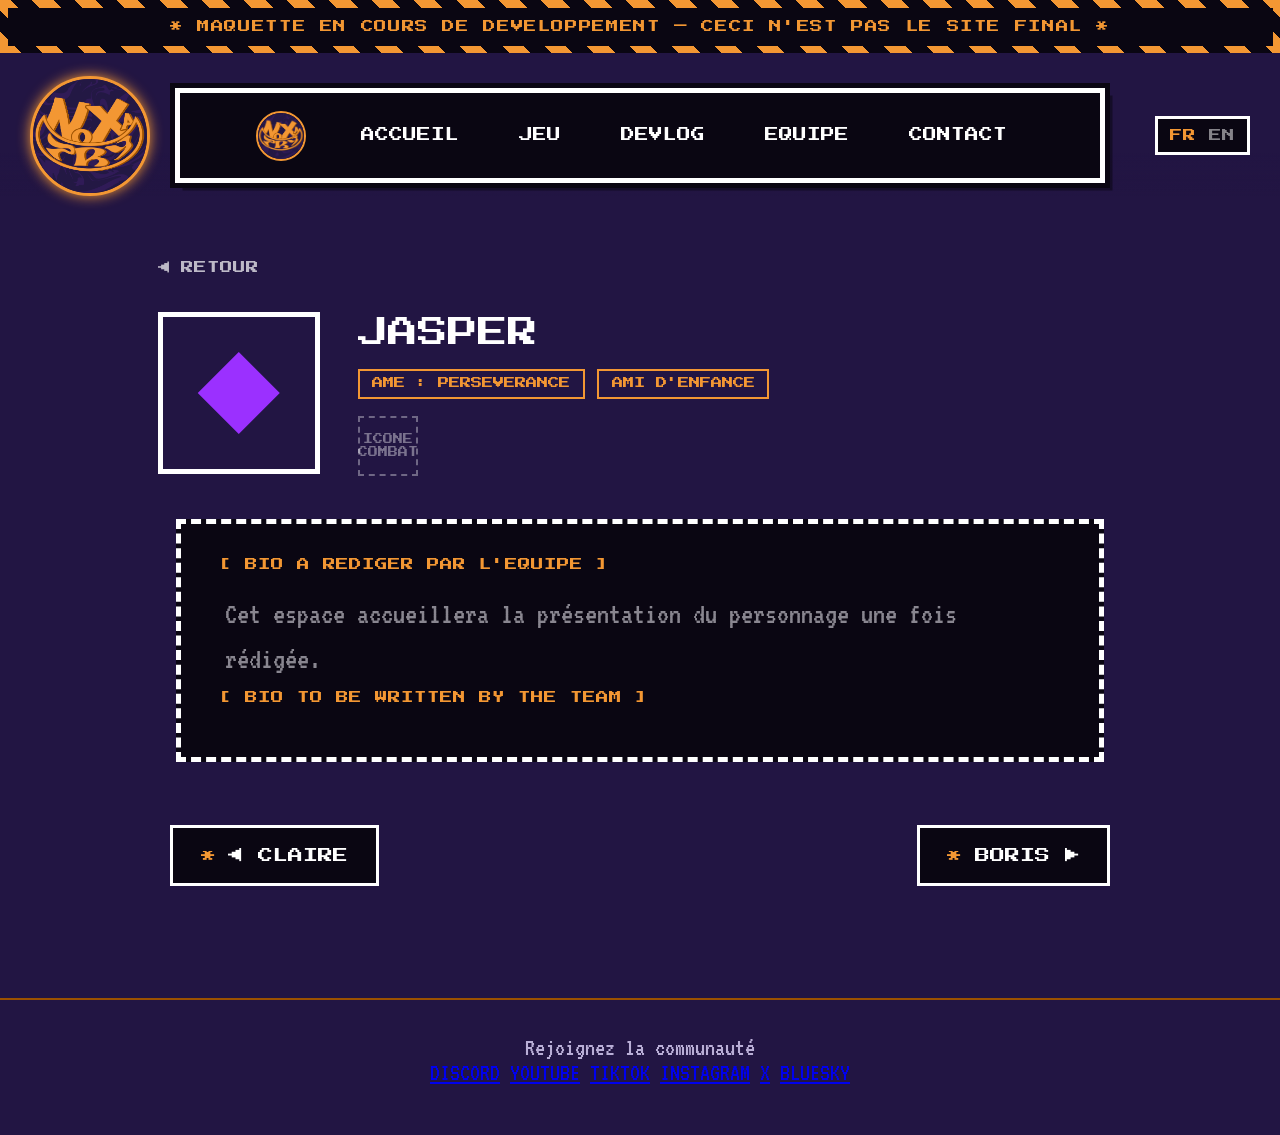
<file: personnages/jasper.html>
<!DOCTYPE html>
<html lang="fr">
<head>
<meta charset="UTF-8">
<meta name="viewport" content="width=device-width, initial-scale=1">
<title>JASPER — NoxaTry</title>
<link rel="preconnect" href="https://fonts.googleapis.com">
<link href="https://fonts.googleapis.com/css2?family=Press+Start+2P&family=VT323&display=swap" rel="stylesheet">
<link rel="stylesheet" href="../assets/css/style.css">
</head>
<body>

  <!-- ===== BANDEROLE "EN CONSTRUCTION" ===== -->
  <div class="wip-banner">
    <div class="wip-banner-inner">
      <span class="i18n-fr">* MAQUETTE EN COURS DE DEVELOPPEMENT — CECI N'EST PAS LE SITE FINAL *</span>
      <span class="i18n-en">* WORK IN PROGRESS MOCKUP — THIS IS NOT THE FINAL SITE *</span>
    </div>
  </div>

  <!-- ===== HEADER : LOGO + NAV + LANGUE ===== -->
  <div class="page-header">
    <div class="header-bar">
      <img class="site-logo" src="../assets/images/NoxaTry_logo.png" alt="NoxaTry">
      <nav class="nav-wrap">
        <div class="nav-box">
          <img class="nav-logo-compare" src="../assets/images/NoxaTry_logo.png" alt="NoxaTry">
        <button class="mobile-toggle" id="menuToggle" aria-expanded="false" aria-controls="navItems">
          <span id="menuArrow">▼</span> <span class="i18n-fr">MENU</span><span class="i18n-en">MENU</span>
        </button>
        <div class="nav-items" id="navItems">
          <a class="nav-item" href="../index.html"><span class="cursor"></span><span class="i18n-fr">ACCUEIL</span><span class="i18n-en">HOME</span></a>
          <a class="nav-item" href="../jeu.html"><span class="cursor"></span><span class="i18n-fr">JEU</span><span class="i18n-en">GAME</span></a>
          <a class="nav-item" href="../devlog.html"><span class="cursor"></span><span class="i18n-fr">DEVLOG</span><span class="i18n-en">DEVLOG</span></a>
          <a class="nav-item" href="../equipe.html"><span class="cursor"></span><span class="i18n-fr">EQUIPE</span><span class="i18n-en">TEAM</span></a>
          <a class="nav-item" href="../contact.html"><span class="cursor"></span><span class="i18n-fr">CONTACT</span><span class="i18n-en">CONTACT</span></a>
        </div>
      </div>
      </nav>
      <div class="lang-box">
        <span class="lang-opt active" data-lang="fr">FR</span>
        <span class="lang-opt" data-lang="en">EN</span>
      </div>
    </div>
  </div>

  <!-- ===== FICHE PERSONNAGE : PORTRAIT + IDENTITE ===== -->
  <div class="char-hero">
    <a class="back-link" href="../index.html">&#9664; <span class="i18n-fr">RETOUR</span><span class="i18n-en">BACK</span></a>

    <div class="char-top">
      <div class="char-portrait">
        <div class="soul soul-big perseverance"></div>
      </div>
      <div class="char-id">
        <div class="char-name">JASPER</div>
        <div class="chip-row char-tags">
          <span class="char-tag"><span class="i18n-fr">AME : PERSEVERANCE</span><span class="i18n-en">SOUL: PERSEVERANCE</span></span>
          <span class="char-tag"><span class="i18n-fr">AMI D'ENFANCE</span><span class="i18n-en">CHILDHOOD FRIEND</span></span>
        </div>
        <div class="char-icons">
          <div class="dash-slot combat-icon-slot"><span class="i18n-fr">ICONE<br>COMBAT</span><span class="i18n-en">COMBAT<br>ICON</span></div>
        </div>
      </div>
    </div>


    <!-- ===== BIO (a rediger par l'equipe) ===== -->
    <div class="text-box char-box placeholder">
      <span class="placeholder-tag i18n-fr">[ BIO A REDIGER PAR L'EQUIPE ]</span>
      <p class="i18n-fr">Cet espace accueillera la présentation du personnage une fois rédigée.</p>
      <span class="placeholder-tag i18n-en">[ BIO TO BE WRITTEN BY THE TEAM ]</span>
      <p class="i18n-en">This space will host the character's presentation once it's written.</p>
    </div>


    <!-- ===== NAVIGATION : PERSONNAGE PRECEDENT / SUIVANT ===== -->
    <div class="char-nav-between">
      <a class="cta" href="claire.html">&#9664; CLAIRE</a>
      <a class="cta" href="boris.html">BORIS &#9654;</a>
    </div>
  </div>

  <!-- ===== FOOTER : RESEAUX SOCIAUX ===== -->
  <footer>
    <span class="i18n-fr">Rejoignez la communauté</span><span class="i18n-en">Join the community</span>
    <div class="socials">
      <a href="https://discord.gg/Md4gQpdwG6" target="_blank" rel="noopener noreferrer">DISCORD</a>
      <a href="https://www.youtube.com/@NoxaTry" target="_blank" rel="noopener noreferrer">YOUTUBE</a>
      <a href="https://www.tiktok.com/@noxatrytalesofthewar" target="_blank" rel="noopener noreferrer">TIKTOK</a>
      <a href="https://www.instagram.com/noxatry/" target="_blank" rel="noopener noreferrer">INSTAGRAM</a>
      <a href="https://x.com/NoxaTryTOTW" target="_blank" rel="noopener noreferrer">X</a>
      <a href="https://bsky.app/profile/noxatrytotw.bsky.social" target="_blank" rel="noopener noreferrer">BLUESKY</a>
    </div>
  </footer>

  <!-- ===== SCRIPT : MENU MOBILE ===== -->
  <script src="../assets/js/i18n.js"></script>
  <script>
    var toggle = document.getElementById('menuToggle');
    var items = document.getElementById('navItems');
    var arrow = document.getElementById('menuArrow');
    toggle.addEventListener('click', function(){
      var isOpen = items.classList.toggle('open');
      toggle.setAttribute('aria-expanded', isOpen);
      arrow.textContent = isOpen ? '▲' : '▼';
    });
  </script>

</body>
</html>
</file>
<file: assets/css/style.css>
:root{
  --deep: #1e133d;
  --mid: #301b57;
  --brown: #9c5100;
  --orange: #f39733;
  --white: #ffffff;
  --black: #0a0612;
  --font-pixel: 'Press Start 2P', monospace;  /* titres / nav */
  --font-text: 'VT323', monospace;            /* texte courant */
  --text-body: #f2f0f8;   /* paragraphes dans les boîtes de dialogue */
  --text-soft: #d8cdf0;   /* intros de page, descriptions */
  --text-muted: #b9aed6;  /* notes, footer */
  --dashed: rgba(255,255,255,0.35); /* bordure des encadrés "à venir" */
}
*{
  box-sizing:border-box;
  margin:0;
  padding:0; }
body{
  background-color:#221543;
  font-family:var(--font-text);
  color:var(--white);
  min-height:100vh;
}
p{
  margin:5px;
}

/* Rendu pensé pour un zoom navigateur à 125% sur desktop/tablette.
   Le mobile (sous 641px) garde son échelle 100% déjà pensée pour petit écran. */
@media (min-width: 641px){ body{ zoom: 1.25; } }

/* =============================================================
   COMPOSANTS PARTAGÉS — un type d'élément visuel utilisé sur
   plusieurs pages. On l'ajoute EN PLUS de la classe de la page
   (ex: class="text-box char-box"), qui ne garde que ce qui lui
   est propre (marge, largeur...). Un seul endroit à changer pour
   modifier le style commun à toutes les pages qui l'utilisent.
   ============================================================= */

/* Boîte "dialogue" : accueil, fiches perso, jeu, devlog */
.text-box{
  margin: 15px;
  background: var(--black);
  border: 4px solid var(--white);
  padding: 26px 30px;
  font-size: 24px;
  line-height: 1.5;
  color: var(--text-body);
}
.text-box p + p{
  margin: 15px;
}

/* Titre pixel centré en haut de page (Jeu / Devlog / Contact / Équipe) */
.page-heading{
  font-family: var(--font-pixel);
  font-size: 20px;
  color: var(--white);
  text-align: center;
  margin-bottom: 40px;
}
.page-heading.tight{
  margin-bottom: 14px;
}

/* Texte secondaire "sous-titre" : .lead = intro de page (accueil, contact,
   équipe — .sm = variante plus petite pour équipe). .note = texte plus
   discret (recrutement). Devlog-empty/contact-email sont la même famille
   mais à 22px au lieu de 20 : laissés en propre pour ne pas changer leur taille. */
.lead{
  font-size: 26px;
  color: var(--text-soft);
}

.lead.sm{
  font-size: 24px;
}
.note{
  font-size: 20px;
  color: var(--text-muted);
}

/* Encadré fond noir + bordure : nav, langue, stats, carte équipe, contact,
   recrutement, feature. Chaque classe garde juste son padding/sa mise en
   page propre, définis plus bas avec sa page. */
.nav-box, .lang-box, .stat-box, .team-card, .contact-item,.recruit-box, .feature-card{
  background: var(--black);
  border-style: solid;
  padding:14px 18px;
  gap:14px;
}
.nav-box, .lang-box, .stat-box, .team-card, .contact-item{
  border-color: var(--white);
}
.recruit-box, .feature-card{
  border-color: var(--orange);
}
.nav-box{
  border-width: 4px;
}
.lang-box, .stat-box, .team-card, .recruit-box{
  border-width: 3px;
}
.contact-item, .feature-card{
  border-width: 2px;
}
/* Petites étiquettes bordées : tags perso, rôles recherchés */
.char-tag, .recruit-roles span{
  font-family: var(--font-pixel);
  font-size: 9px;
  border: 2px solid var(--white);
  padding: 6px 10px;
}
.char-tag{
  border-color: var(--orange);
  color: var(--orange);
}

/* Rangée flex qui s'enroule : tags perso, rôles, boutons héros, réseaux
   équipe, âmes teaser. Chaque page garde son propre espacement/alignement. */
.chip-row{
  display: flex;
  flex-wrap: wrap;
  gap: 10px;
}

/* Encadré pointillé "à venir" : icône combat, capture, média */
.dash-slot{
  border: 2px dashed var(--dashed);
  display: flex;
  align-items: center;
  justify-content: center;
  font-family: var(--font-pixel);
  color: rgba(255,255,255,0.4);
  text-align: center;
}

/* ===== HEADER — logo + nav + langue, alignés en une seule barre ===== */
.page-header{
  background: linear-gradient(to bottom, rgba(34,21,67,1) 70%, rgba(34,21,67,0) 100%);
  padding: 18px 24px 0;
  position: sticky;
  top: 0;
  z-index: 100;
}
.header-bar{
  max-width: 1080px;
  margin: 0 auto;
  display: grid;
  grid-template-columns: 96px 1fr 96px;
  grid-template-areas: "logo nav lang";
  align-items: center;
  gap: 20px;
}
.site-logo{
  grid-area: logo;
  width: 96px;
  height: 96px;
  border-radius: 50%;
  border: 3px solid var(--orange);
  background: var(--deep);
  flex-shrink: 0;
  box-shadow: 10 10 10 4px var(--orange);
}
img.site-logo{
  box-shadow: 0px 0px 10px 0px rgb(243, 151, 51);
}
.nav-logo-compare{ width: 40px;
  height: 40px;
  border-radius: 50%;
  border: 2px solid var(--orange);
  flex-shrink: 0; }

/* Nav façon boîte de dialogue Undertale */
.nav-wrap{ grid-area: nav;
  display: flex;
  justify-content: center; }
.nav-box{
  box-shadow: 0 0 0 4px var(--black), 6px 6px 0 0 rgba(0,0,0,0.4);
  padding: 14px 18px;
  display: flex;
  align-items: center;
  gap: 14px;
  max-width: 820px;
  width: 100%;
  flex-wrap: wrap;
  justify-content: center;
}
.nav-items{
  display: flex;
  gap: 4px;
  flex-wrap: wrap;
}
.nav-item{
  font-family: var(--font-pixel);
  font-size: 11px;
  color: var(--white);
  text-decoration: none;
  padding: 10px 14px;
  display: flex;
  align-items: center;
  gap: 8px;
  cursor: pointer;
  line-height: 1;
}
.nav-item .cursor{
  width: 0; height: 0;
  border-top: 6px solid transparent;
  border-bottom: 6px solid transparent;
  border-left: 8px solid var(--orange);
  opacity: 0;
}
.nav-item.active .cursor{
  opacity: 1;
}
.nav-item.active{
  color: var(--orange);
}
.nav-item:hover .cursor{
  opacity: 1;
}
.nav-item:hover{
  color: var(--orange);
}

.lang-box{
  grid-area: lang;
  justify-self: end;
  font-family: var(--font-pixel);
  font-size: 10px;
  padding: 8px 10px;
  display: flex;
  gap: 10px; }
.lang-opt{
  cursor: pointer;
  opacity: 0.5;
}
.lang-opt.active{
  opacity: 1;
  color: var(--orange);
}
.mobile-toggle{
  display: none;
}

@media (max-width: 640px){
  .page-header{
    padding: 16px 16px 0;
  }
  .header-bar{
    grid-template-columns: 1fr;
    grid-template-areas: "logo" "nav";
    justify-items: center;
    gap: 12px;
    position: relative;
  }
  .site-logo{
    width: 68px;
    height: 68px; }
  .nav-logo-compare{
    display: none;
  }
  .nav-wrap{
    width: 100%;
  }
  .nav-box{
    flex-direction: column;
    align-items: stretch;
    padding: 14px 16px; }
  .lang-box{ position: absolute;
    top: 0;
    right: 0;
    justify-self: auto;
    font-size: 9px;
    padding: 6px 8px; }
  .mobile-toggle{
    display: flex;
    align-items: center;
    justify-content: center;
    gap: 8px;
    background: none;
    border: none;
    color: var(--orange);
    font-family: var(--font-pixel);
    font-size: 11px;
    padding: 4px 0 10px;
    cursor: pointer;
    width: 100%;
    order: -1;
  }
  .nav-items{
    flex-direction: column;
    gap: 0;
    max-height: 0;
    overflow: hidden;
    width: 100%;
    order: 0; }
  .nav-items.open{
    max-height: 400px;
    margin-bottom: 10px; }
  .nav-item{
    padding: 12px 4px;
    border-top: 1px solid rgba(255,255,255,0.15);
    justify-content: center; }
}

/* ===== HERO (accueil) ===== */
.hero{
  text-align: center;
  padding: 40px 24px 30px; }
.title-logo{
  max-width: 620px;
  width: 100%;
  height: auto;
  margin: 0 auto 22px;
  filter: drop-shadow(4px 4px 0 var(--brown)); }
.tagline{
  max-width: 620px;
  margin: 0 auto 32px; }
.cta-row{
  justify-content: center;
  gap: 16px; }
.cta{
  font-family: var(--font-pixel);
  font-size: 12px;
  background: var(--black);
  border: 3px solid var(--white);
  color: var(--white);
  padding: 16px 22px;
  text-decoration: none;
  display: flex;
  align-items: center;
  gap: 10px;
  margin: 10px
}
.cta:before{
  content: "*";
  color: var(--orange);
}
.cta:hover{
  border-color: var(--orange);
  color: var(--orange);
}
.cta.primary{ background: var(--orange);
  color: var(--black);
  border-color: var(--orange);
}
.cta.primary:before{
  color: var(--black);
}
.cta.primary:hover{
  background: var(--white);
  border-color: var(--white);
  color: var(--black);
}
.cta.lg{
  font-size: 14px;
  padding: 20px 30px;
}

/* ===== BOÎTE DE DIALOGUE narrative (accueil) ===== */
.story-wrap{
  padding: 20px 24px 30px;
  display: flex;
  justify-content: center;
}
.story-box{
  max-width: 780px;
  width: 100%;
  position: relative;
}
.story-box .arrow{
  position: absolute;
  bottom: 12px;
  right: 18px;
  color: var(--orange);
  font-family: var(--font-pixel);
  font-size: 12px; }

/* ===== TEASER DES AMES (accueil) ===== */
.souls-wrap{
  padding: 10px 24px 10px;
  text-align: center; }
.souls-label{
  font-family: var(--font-pixel);
  font-size: 11px;
  color: var(--orange);
  margin-bottom: 26px;
  letter-spacing: 1px; }
.souls-row{
  justify-content:
  center; gap: 30px; }
.soul-link{
  display: flex;
  flex-direction: column;
  align-items: center;
  gap: 10px;
  text-decoration: none;
  cursor: pointer; }
.soul{
  width: 26px;
  height: 26px;
  border: 0px solid rgba(255,255,255,0.3);
  transition: transform 0.15s ease, box-shadow 0.15s ease;
}
.soul-link:hover .soul, .soul-link:focus .soul{
  transform: scale(1.25);
  box-shadow: 0 0 0 4px rgba(255,255,255,0.12);
}
.soul-name{
  font-family: var(--font-pixel);
  font-size: 9px;
  color: var(--white);
  opacity: 0;
  transform: translateY(-4px);
  transition: opacity 0.15s ease, transform 0.15s ease;
}
.soul-link:hover .soul-name, .soul-link:focus .soul-name{
  opacity: 1;
  transform: translateY(0); }
.soul.determination{ background: #ff0000; }
.soul.patience{ background: #0091ff; }
.soul.integrity{ background: #00e3e3; }
.soul.perseverance{ background: #9b30ff; }
.soul.kindness{ background: #00ff00; }
.soul.justice{ background: #ffff00; }
.soul.bravery{ background: #ff8000; }

/* ===== ENCADRÉ OBJECTIF (accueil) ===== */
.stat-wrap{
  display:flex;
  justify-content:center;
  padding: 20 24px 60px;
}
.stat-box{
  margin: 40px;
  padding: 20px 20px;
  max-width: 600px;
  width: 100%;
  text-align: center;
}
.stat-box .label{
  font-family: var(--font-pixel);
  font-size: 10px;
  color: var(--orange);
  margin-bottom: 12px;
}
.stat-box .value{
  font-size: 24px;
  color: var(--white);
}

/* ===== FOOTER social (toutes les pages) ===== */
footer {
  border-top: 2px solid var(--brown);
  padding: 28px 24px 40px;
  vertical-align: bottom;
  text-align: center;
  font-size: 20px;
  color: var(--text-muted);
}
.socialfooter:hover {
  border-radius: 50%;
  box-shadow: 0px 0px 10px 0px rgb(243, 151, 51);
}
.socialblock {
  display: grid;
  grid-template-columns: repeat(3, 1fr); /* 3 colonnes de taille égale */
  gap: 20px;
  max-width: 400px; /* Ajustez selon la largeur souhaitée pour votre footer */
  margin: 18px auto 0 auto; /* Centre la grille dans le footer */
}

.socialblock a {
  display: flex;
  flex-direction: column;
  align-items: center;
  color: var(--white);
  text-decoration: none;
  opacity: 0.75;
  font-family: var(--font-pixel);
  font-size: 10px;
}

.socialblock a:hover {
  color: var(--orange);
  opacity: 1;
}

.socialblock a p {
  margin: 6px 0 0 0;
}

/* ===== PAGE PERSONNAGE ===== */
.char-hero{
  max-width: 820px;
  margin: 0 auto;
  padding: 50px 24px 80px; }
.back-link{
  display: inline-flex;
  align-items: center;
  gap: 8px;
  font-family: var(--font-pixel);
  font-size: 10px;
  color: var(--white);
  text-decoration: none;
  margin-bottom: 30px;
  opacity: 0.7;
}
.back-link:hover{ opacity: 1; color: var(--orange); }
.char-top{
  display: flex;
  gap: 30px;
  align-items: flex-start;
  margin-bottom: 34px;
  flex-wrap: wrap; }
.char-portrait{
  width: 130px;
  height: 130px;
  flex-shrink: 0;
  border: 4px solid var(--white);
  display: flex;
  align-items: center;
  justify-content: center;
  position: relative;
}
.char-portrait .soul-big{ width: 46px; height: 46px; transform: rotate(45deg); }
.char-id .char-name{ font-family: var(--font-pixel); font-size: 24px; color: var(--white); margin-bottom: 12px; line-height: 1.4; }
.char-tags{ gap: 10px; }
.char-box{ margin-bottom: 24px; }
.char-nav-between{ display: flex; justify-content: space-between; margin-top: 40px; gap: 16px; flex-wrap: wrap; }
.char-icons{ display: flex; gap: 10px; margin-top: 14px; }
.combat-icon-slot{ width: 48px; height: 48px; font-size: 8px; line-height: 1.3; flex-shrink: 0; }
.char-box.placeholder{ border-style: dashed; color: rgba(242,240,248,0.55); }
.char-box.placeholder .placeholder-tag{ font-family: var(--font-pixel); font-size: 10px; color: var(--orange); display: block; margin-bottom: 14px; }

/* ===== PAGE EQUIPE ===== */
.team-hero{ max-width: 1000px; margin: 0 auto; padding: 50px 24px 80px; }
.team-intro{ text-align: center; max-width: 640px; margin: 0 auto 40px; }
.recruit-box{ padding: 22px 26px; max-width: 640px; margin: 0 auto 60px; text-align: center; }
.recruit-label{ font-family: var(--font-pixel); font-size: 12px; color: var(--orange); margin-bottom: 14px; }
.recruit-roles{ justify-content: center; margin-bottom: 14px; }
.team-grid{ display: flex; flex-direction: column; gap: 20px; }
.team-card{ padding: 24px 28px; display: flex; flex-direction: row; align-items: flex-start; gap: 26px; }
.team-info{ display: flex; flex-direction: column; gap: 10px; flex: 1; min-width: 0; }
.team-avatar{
  width: 64px;
  height: 64px;
  border: 2px solid var(--orange);
  border-radius: 50%;
  display: flex;
  align-items: center;
  justify-content: center;
  font-family: var(--font-pixel);
  font-size: 18px;
  color: var(--orange);
  flex-shrink: 0;
}
.team-name{ font-family: var(--font-pixel); font-size: 13px; color: var(--white); }
.team-role{ font-family: var(--font-pixel); font-size: 9px; color: var(--orange); line-height: 2; }
.team-desc{ font-size: 20px; color: var(--text-soft); line-height: 1.4; }
.team-desc.tbd{ color: rgba(216,205,240,0.45); font-style: italic; }
.team-socials{ gap: 8px; margin-top: auto; padding-top: 8px; }
.team-socials a{
  font-family: var(--font-pixel);
  font-size: 8px;
  color: var(--white);
  text-decoration: none;
  border: 1px solid rgba(255,255,255,0.3);
  padding: 5px 7px;
  opacity: 0.8;
}
.team-socials a:hover{ color: var(--orange); border-color: var(--orange); opacity: 1; }
.team-socials span.tbd{ font-family: var(--font-pixel); font-size: 8px; color: rgba(255,255,255,0.35); padding: 5px 0; }

/* Equipe : sur mobile on revient aux cartes carrées empilées en grille */
@media (max-width: 640px){
  .team-grid{
    display: grid;
    grid-template-columns: repeat(auto-fill, minmax(230px, 1fr));
    gap: 22px;
  }
  .team-card{
    flex-direction: column;
    align-items: stretch;
    padding: 20px;
    gap: 10px;
  }
  .team-info{
    gap: 10px;
  }
}

/* ===== PAGE JEU ===== */
.jeu-hero{
  max-width: 900px;
  margin: 0 auto;
  padding: 40px 24px 40px;
}
.jeu-block{
  margin-bottom: 30px; }
.jeu-block h3{
  font-family: var(--font-pixel);
  font-size: 14px;
  color: var(--orange);
  margin-bottom: 16px;
}
.feature-grid{
  display: grid;
  grid-template-columns: repeat(auto-fill, minmax(240px, 1fr));
  gap: 18px;
  margin-bottom: 30px;
}
.feature-card{
  padding: 18px 20px;
}
.feature-card h4{
  font-family: var(--font-pixel);
  font-size: 11px;
  color: var(--orange);
  margin-bottom: 10px;
}
.feature-card p{
  font-size: 20px;
  color: var(--text-soft);
  line-height: 1.4;
}
.media-grid{
  display: grid;
  grid-template-columns: repeat(auto-fill, minmax(200px, 1fr));
  gap: 14px;
}
.media-slot{ aspect-ratio: 16/9;
  font-size: 9px;
  padding: 10px;
}

/* ===== PAGE DEVLOG ===== */
.devlog-hero{
  max-width: 820px;
  margin: 0 auto;
  padding: 50px 24px 80px;
}
.devlog-entry{
  padding: 24px 28px;
  margin-bottom: 24px;
}
.devlog-date{
  font-family: var(--font-pixel);
  font-size: 10px;
  color: var(--orange);
  margin-bottom: 10px;
}
.devlog-title{
  font-family: var(--font-pixel);
  font-size: 15px;
  color: var(--white);
  margin-bottom: 14px;
}
.devlog-entry p{
  font-size: 22px;
}
.devlog-empty{
  text-align: center;
  font-size: 22px;
  color: var(--text-muted);
  border: 2px dashed var(--dashed);
  padding: 40px 24px;
}

/* ===== PAGE CONTACT ===== */
.contact-hero{ max-width: 720px;
  margin: 0 auto;
  padding: 50px 24px 80px;
  text-align: center;
}
.contact-lead{
  margin-bottom: 40px;
}
/* .contact-discord n'est qu'un habillage de mise en page : couleurs/bordure/
   police viennent de .cta (+ .primary/.lg posés dans le HTML). En inline
   (au lieu du flex par défaut de .cta) pour rester centré par .contact-hero. */
.contact-discord{
  display: inline-flex;
  margin-bottom: 40px; }
.contact-grid{ display: grid;
  grid-template-columns: repeat(auto-fit, minmax(160px, 1fr));
  gap: 14px;
  margin-bottom: 40px;
}
.contact-item{
  padding: 18px;
  text-decoration: none;
  color: var(--white);
  font-family: var(--font-pixel);
  font-size: 11px;
}
.contact-item:hover{
  border-color: var(--orange);
  color: var(--orange);
}
.contact-email{
  font-size: 22px;
  color: var(--text-muted);
}
.contact-email a{
  color: var(--orange);
  text-decoration: none;
}
.contact-email a:hover{
  color: var(--white);
}

/* ===== SYSTEME FR/EN ===== */
.i18n-en{ display: none; }
body.lang-en .i18n-fr{
  display: none;
}
body.lang-en .i18n-en{
  display: revert;
}

/* ===== BANDEROLE WIP ===== */
.wip-banner{
  background: repeating-linear-gradient(45deg, var(--orange), var(--orange) 12px, var(--black) 12px, var(--black) 24px);
  padding: 3px 0;
}
.wip-banner-inner{
  background: var(--black);
  margin: 3px 6px;
  padding: 10px 16px;
  text-align: center;
  font-family: var(--font-pixel);
  font-size: 10px;
  color: var(--orange);
  letter-spacing: 0.5px;
}
@media (max-width: 640px){ .wip-banner-inner{ font-size: 8px; padding: 10px 8px; } }

/* ===== ANIMATIONS (survol boutons / entrée du titre) ===== */
.animationobmredeplacement{
  animation-name: animationupdown;
  animation-duration: 6s;
  animation-timing-function: ease-in-out;
  animation-iteration-count: infinite;
}
@keyframes animationupdown{
  0%,100%{
    transform: translateY(0);
    box-shadow: 0px 0px 7px 0px rgba(243,151,51,15); }
  50%{
    transform: translateY(5px);
    box-shadow: 0px 0px 25px 0px rgba(243,151,51,127); }
}
.fadein-titre{
  animation-name: fadein-titre;
  animation-duration: 5s;
  animation-timing-function: ease-in-out;
  animation-iteration-count: 1;
}
@keyframes fadein-titre{
  0%{
    opacity: 0;
    filter: blur(100px);
  }
  85%{
    opacity: 100%;
    filter: blur(0px);
  }
  86%{
    filter: drop-shadow(0px 0px 0 var(--brown));}
  100%{
    filter: drop-shadow(4px 4px 0 var(--brown));}
  }


  .embauche16{
    animation-name: embauche16;
    animation-duration: 5s;
    animation-timing-function: ease-in-out;
    animation-iteration-count: infinite;
  }

  .embauche48{
    animation-name: embauche48;
    animation-duration: 5s;
    animation-timing-function: ease-in-out;
    animation-iteration-count: infinite;
  }
  .embauche80{
    animation-name: embauche80;
    animation-duration: 5s;
    animation-timing-function: ease-in-out;
    animation-iteration-count: infinite;
  }

  @keyframes embauche16{
  0%,30%,100%{
  box-shadow: 0px 0px 7px 0px rgba(243, 151, 51, 0);}
  15%{
  box-shadow: 0px 0px 20px 0px rgba(243, 151, 51, 127);}
}
  @keyframes embauche48{
  0%,30%,60%,100%{
  box-shadow: 0px 0px 7px 0px rgba(243, 151, 51, 0);}
  45%{
  box-shadow: 0px 0px 20px 0px rgba(243, 151, 51, 127);}
}
  @keyframes embauche80{
  0%,60%,90%{
  box-shadow: 0px 0px 7px 0px rgba(243, 151, 51, 0);}
  75%{
  box-shadow: 0px 0px 20px 0px rgba(243, 151, 51, 127);}
}

  opacité-in{

  }
  @keyframes opacité-in {

  }
</file>
